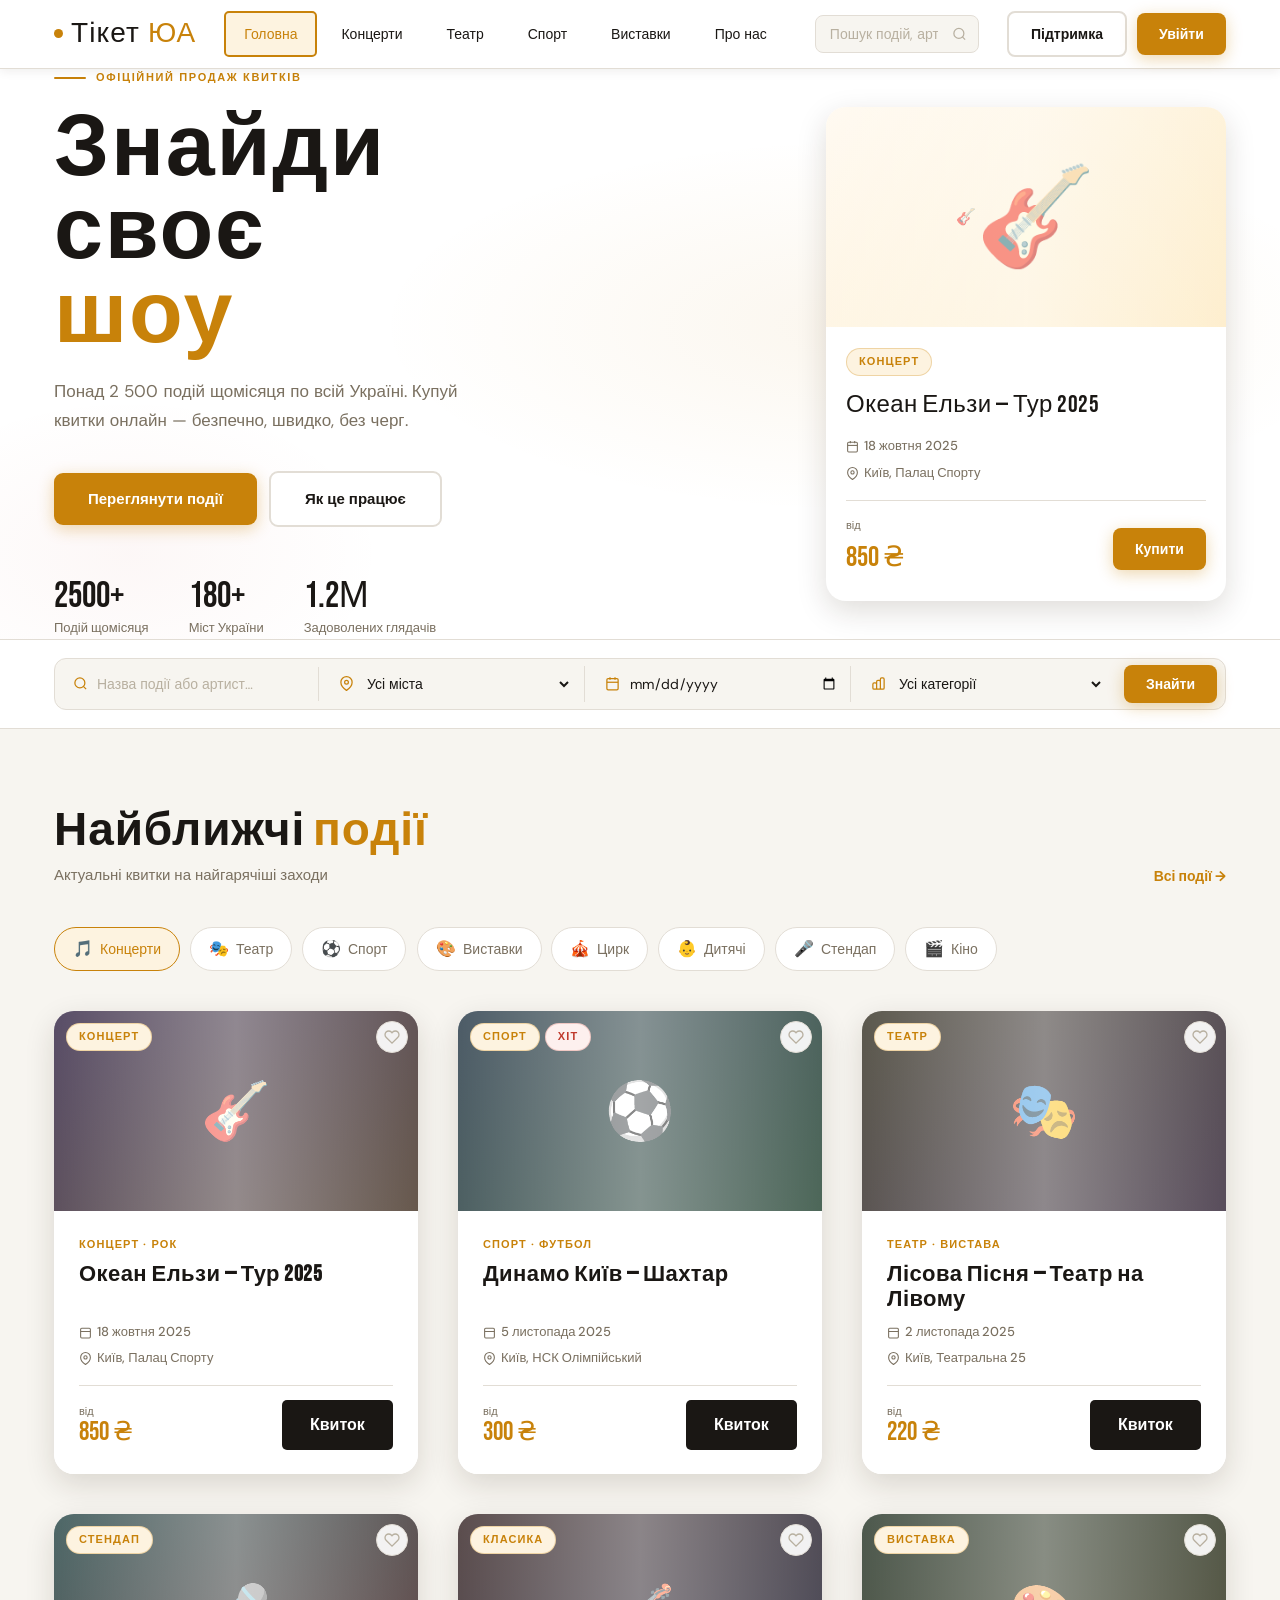
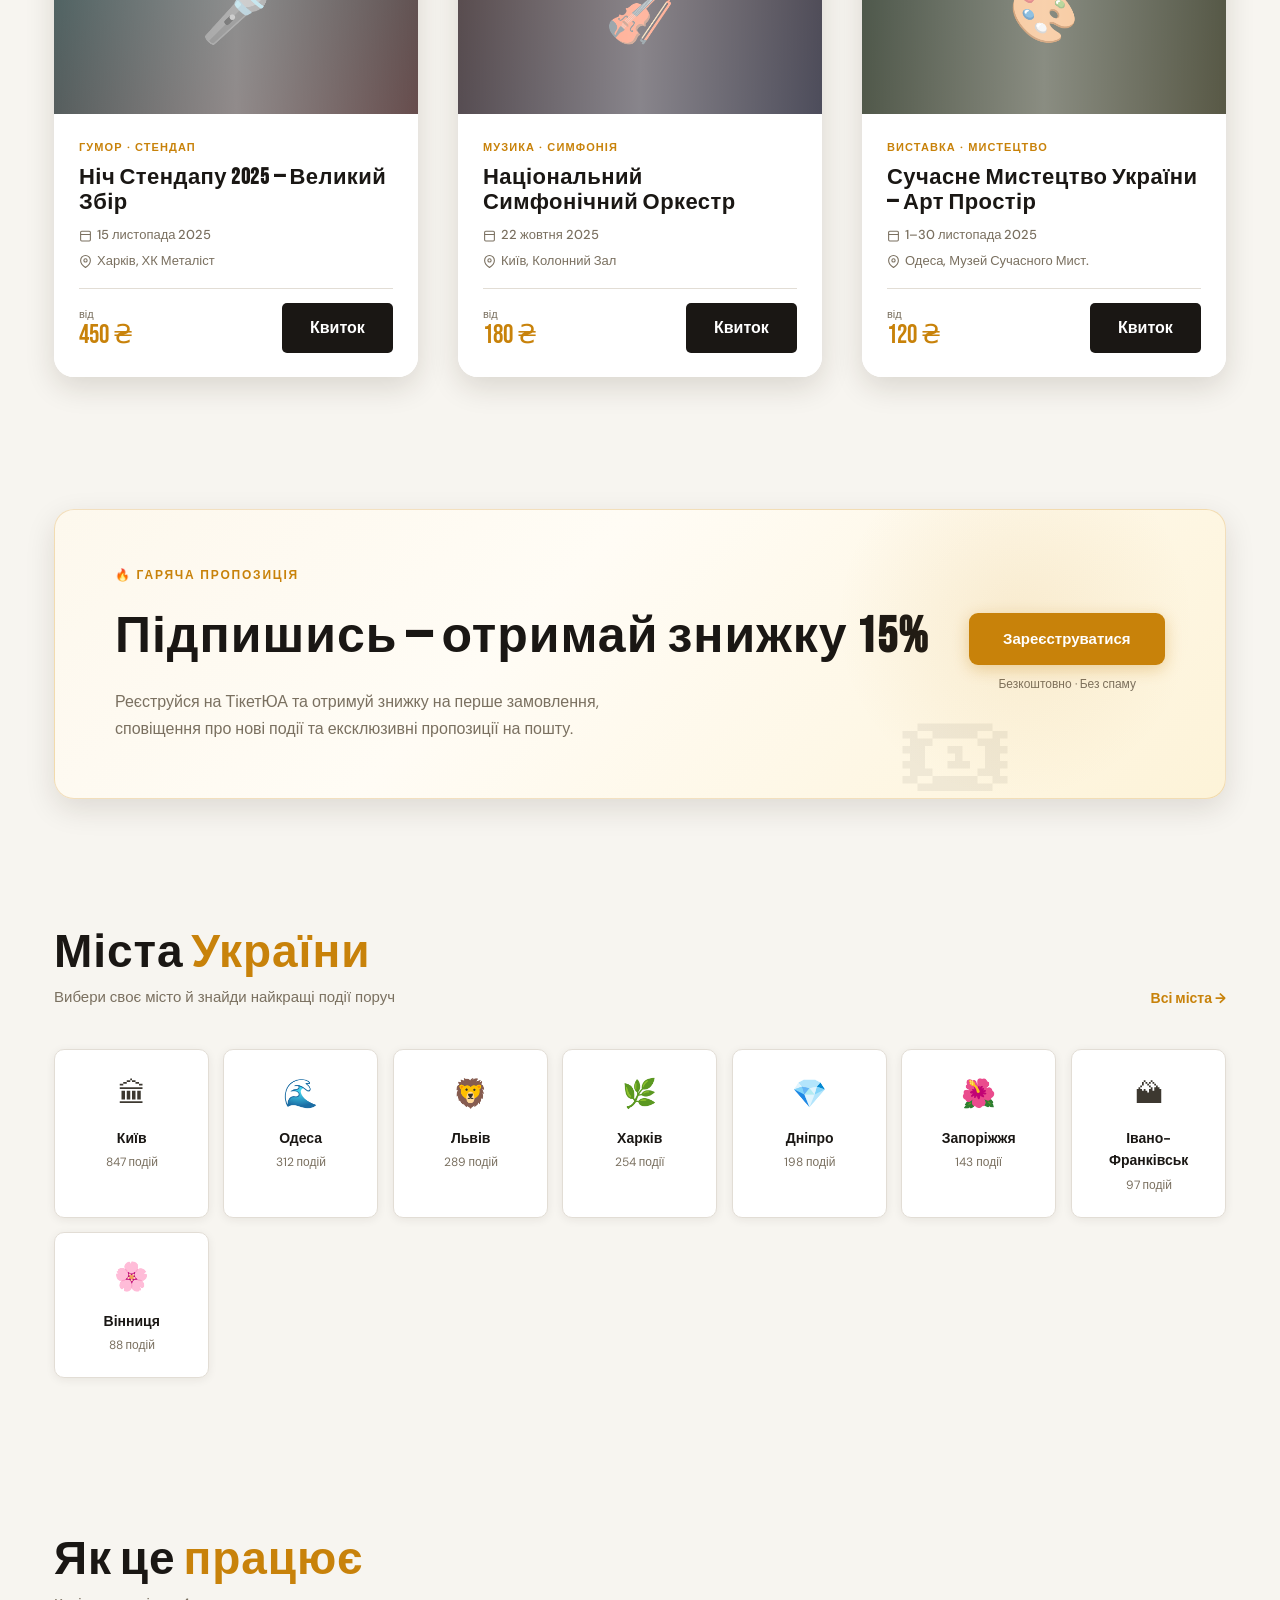
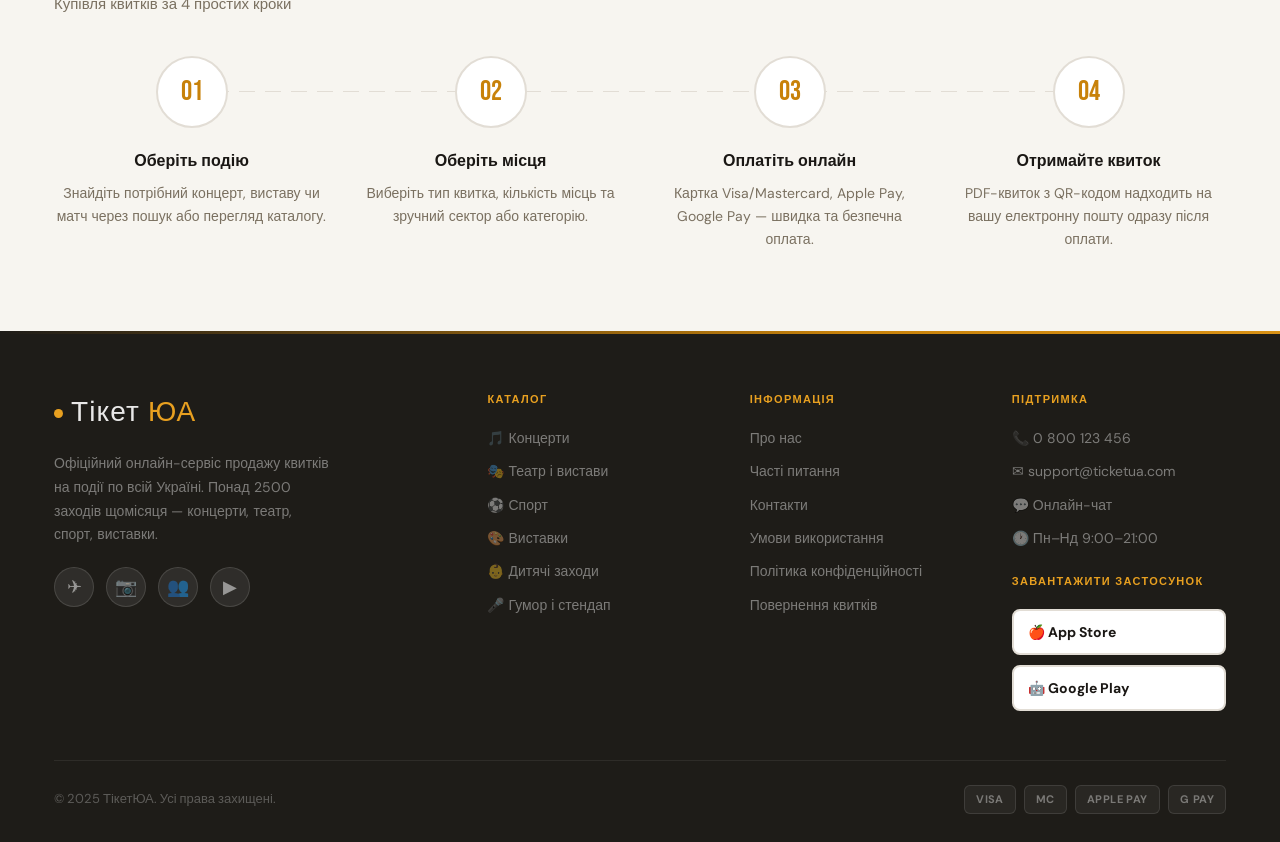
<file: index.html>
<!DOCTYPE html>
<html lang="uk">
<head>
  <meta charset="UTF-8" />
  <meta name="viewport" content="width=device-width, initial-scale=1.0" />
  <title>ТікетЮА — Квитки на концерти, вистави та події</title>
  <meta name="description" content="Купуйте квитки на найкращі події України — концерти, театр, спорт, виставки. Безпечна оплата, електронний квиток на пошту." />
  <link rel="stylesheet" href="style.css" />
</head>
<body>

<!-- ===== HEADER ===== -->
<header class="header">
  <div class="container">
    <div class="header__inner">
      <a href="index.html" class="logo">
        <div class="logo__dot"></div>
        Тікет<span>ЮА</span>
      </a>
      <nav class="nav">
        <a href="index.html" class="nav__link active">Головна</a>
        <a href="#events" class="nav__link">Концерти</a>
        <a href="#events" class="nav__link">Театр</a>
        <a href="#events" class="nav__link">Спорт</a>
        <a href="#events" class="nav__link">Виставки</a>
        <a href="about.html" class="nav__link">Про нас</a>
      </nav>
      <div class="header__search">
        <input type="text" placeholder="Пошук подій, артистів…" />
        <svg viewBox="0 0 24 24" fill="none" stroke="currentColor" stroke-width="2">
          <circle cx="11" cy="11" r="8"/><path d="M21 21l-4.35-4.35"/>
        </svg>
      </div>
      <div class="header__actions">
        <a href="contacts.html" class="btn btn--ghost">Підтримка</a>
        <a href="#order" class="btn btn--gold">Увійти</a>
      </div>
    </div>
  </div>
</header>

<!-- ===== HERO ===== -->
<section class="hero">
  <div class="container">
    <div class="hero__grid">
      <div class="hero__content">
        <div class="hero__eyebrow">
          <div class="hero__eyebrow-line"></div>
          <span>Офіційний продаж квитків</span>
        </div>
        <h1 class="hero__title">
          Знайди<br/>своє<br/><em>шоу</em>
        </h1>
        <p class="hero__sub">
          Понад 2 500 подій щомісяця по всій Україні.
          Купуй квитки онлайн — безпечно, швидко, без черг.
        </p>
        <div class="hero__cta">
          <a href="#events" class="btn btn--gold btn--lg">Переглянути події</a>
          <a href="about.html" class="btn btn--ghost btn--lg">Як це працює</a>
        </div>
        <div class="hero__stats">
          <div>
            <div class="hero__stat-num">2500+</div>
            <div class="hero__stat-label">Подій щомісяця</div>
          </div>
          <div>
            <div class="hero__stat-num">180+</div>
            <div class="hero__stat-label">Міст України</div>
          </div>
          <div>
            <div class="hero__stat-num">1.2М</div>
            <div class="hero__stat-label">Задоволених глядачів</div>
          </div>
        </div>
      </div>

      <!-- Featured card -->
      <div class="hero__card">
        <div class="hero__card-img">🎸</div>
        <div class="hero__card-body">
          <div class="hero__card-tag"><span class="tag">Концерт</span></div>
          <div class="hero__card-title">Океан Ельзи — Тур 2025</div>
          <div class="hero__card-meta">
            <span class="badge">
              <svg viewBox="0 0 24 24" fill="none" stroke="currentColor" stroke-width="2"><rect x="3" y="4" width="18" height="18" rx="2"/><line x1="16" y1="2" x2="16" y2="6"/><line x1="8" y1="2" x2="8" y2="6"/><line x1="3" y1="10" x2="21" y2="10"/></svg>
              18 жовтня 2025
            </span>
            <span class="badge">
              <svg viewBox="0 0 24 24" fill="none" stroke="currentColor" stroke-width="2"><path d="M21 10c0 7-9 13-9 13s-9-6-9-13a9 9 0 0118 0z"/><circle cx="12" cy="10" r="3"/></svg>
              Київ, Палац Спорту
            </span>
          </div>
          <div class="hero__card-price">
            <div>
              <div class="price-from">від</div>
              <div class="price-val">850 ₴</div>
            </div>
            <a href="event.html" class="btn btn--gold">Купити</a>
          </div>
        </div>
      </div>

    </div>
  </div>
</section>

<!-- ===== SEARCH BAR ===== -->
<div class="search-bar">
  <div class="container">
    <div class="search-bar__inner">
      <div class="search-bar__field">
        <svg viewBox="0 0 24 24" fill="none" stroke="currentColor" stroke-width="2">
          <circle cx="11" cy="11" r="8"/><path d="M21 21l-4.35-4.35"/>
        </svg>
        <input type="text" placeholder="Назва події або артист…" />
      </div>
      <div class="search-bar__field">
        <svg viewBox="0 0 24 24" fill="none" stroke="currentColor" stroke-width="2">
          <path d="M21 10c0 7-9 13-9 13s-9-6-9-13a9 9 0 0118 0z"/><circle cx="12" cy="10" r="3"/>
        </svg>
        <select>
          <option value="">Усі міста</option>
          <option>Київ</option>
          <option>Харків</option>
          <option>Одеса</option>
          <option>Дніпро</option>
          <option>Львів</option>
        </select>
      </div>
      <div class="search-bar__field">
        <svg viewBox="0 0 24 24" fill="none" stroke="currentColor" stroke-width="2">
          <rect x="3" y="4" width="18" height="18" rx="2"/><line x1="16" y1="2" x2="16" y2="6"/><line x1="8" y1="2" x2="8" y2="6"/><line x1="3" y1="10" x2="21" y2="10"/>
        </svg>
        <input type="date" />
      </div>
      <div class="search-bar__field">
        <svg viewBox="0 0 24 24" fill="none" stroke="currentColor" stroke-width="2">
          <path d="M9 19v-6a2 2 0 00-2-2H5a2 2 0 00-2 2v6a2 2 0 002 2h2a2 2 0 002-2zm0 0V9a2 2 0 012-2h2a2 2 0 012 2v10m-6 0a2 2 0 002 2h2a2 2 0 002-2m0 0V5a2 2 0 012-2h2a2 2 0 012 2v14a2 2 0 01-2 2h-2a2 2 0 01-2-2z"/>
        </svg>
        <select>
          <option value="">Усі категорії</option>
          <option>Концерти</option>
          <option>Театр</option>
          <option>Спорт</option>
          <option>Виставки</option>
          <option>Дитячі</option>
        </select>
      </div>
      <button class="btn btn--gold">Знайти</button>
    </div>
  </div>
</div>

<!-- ===== EVENTS SECTION ===== -->
<section class="section" id="events">
  <div class="container">
    <div class="section-header">
      <div>
        <h2 class="section-title">Найближчі <span>події</span></h2>
        <p class="section-sub">Актуальні квитки на найгарячіші заходи</p>
      </div>
      <a href="#" class="link-all">Всі події →</a>
    </div>

    <!-- category pills -->
    <div class="categories">
      <div class="cat-pill active"><span>🎵</span> Концерти</div>
      <div class="cat-pill"><span>🎭</span> Театр</div>
      <div class="cat-pill"><span>⚽</span> Спорт</div>
      <div class="cat-pill"><span>🎨</span> Виставки</div>
      <div class="cat-pill"><span>🎪</span> Цирк</div>
      <div class="cat-pill"><span>👶</span> Дитячі</div>
      <div class="cat-pill"><span>🎤</span> Стендап</div>
      <div class="cat-pill"><span>🎬</span> Кіно</div>
    </div>

    <!-- events grid -->
    <div class="events-grid">

      <!-- card 1 -->
      <article class="event-card">
        <div class="event-card__poster">
          <div class="poster-placeholder" style="background:linear-gradient(135deg,#1a0a2e,#2e1a0a);">🎸</div>
          <div class="event-card__badges">
            <span class="tag">Концерт</span>
          </div>
          <button class="event-card__wishlist" title="До улюблених">
            <svg width="16" height="16" viewBox="0 0 24 24" fill="none" stroke="currentColor" stroke-width="2">
              <path d="M20.84 4.61a5.5 5.5 0 00-7.78 0L12 5.67l-1.06-1.06a5.5 5.5 0 00-7.78 7.78l1.06 1.06L12 21.23l7.78-7.78 1.06-1.06a5.5 5.5 0 000-7.78z"/>
            </svg>
          </button>
        </div>
        <div class="event-card__body">
          <div class="event-card__cat">Концерт · Рок</div>
          <h3 class="event-card__title">Океан Ельзи — Тур 2025</h3>
          <div class="event-card__meta">
            <span class="badge">
              <svg viewBox="0 0 24 24" fill="none" stroke="currentColor" stroke-width="2"><rect x="3" y="4" width="18" height="18" rx="2"/><line x1="3" y1="10" x2="21" y2="10"/></svg>
              18 жовтня 2025
            </span>
            <span class="badge">
              <svg viewBox="0 0 24 24" fill="none" stroke="currentColor" stroke-width="2"><path d="M21 10c0 7-9 13-9 13s-9-6-9-13a9 9 0 0118 0z"/><circle cx="12" cy="10" r="3"/></svg>
              Київ, Палац Спорту
            </span>
          </div>
          <div class="event-card__footer">
            <div>
              <div class="event-card__price-label">від</div>
              <div class="event-card__price-val">850 ₴</div>
            </div>
            <a href="event.html" class="event-card__btn">Квиток</a>
          </div>
        </div>
      </article>

      <!-- card 2 -->
      <article class="event-card">
        <div class="event-card__poster">
          <div class="poster-placeholder" style="background:linear-gradient(135deg,#0a1e2e,#0a2e1a);">⚽</div>
          <div class="event-card__badges">
            <span class="tag">Спорт</span>
            <span class="tag tag--red">Хіт</span>
          </div>
          <button class="event-card__wishlist" title="До улюблених">
            <svg width="16" height="16" viewBox="0 0 24 24" fill="none" stroke="currentColor" stroke-width="2">
              <path d="M20.84 4.61a5.5 5.5 0 00-7.78 0L12 5.67l-1.06-1.06a5.5 5.5 0 00-7.78 7.78l1.06 1.06L12 21.23l7.78-7.78 1.06-1.06a5.5 5.5 0 000-7.78z"/>
            </svg>
          </button>
        </div>
        <div class="event-card__body">
          <div class="event-card__cat">Спорт · Футбол</div>
          <h3 class="event-card__title">Динамо Київ — Шахтар</h3>
          <div class="event-card__meta">
            <span class="badge">
              <svg viewBox="0 0 24 24" fill="none" stroke="currentColor" stroke-width="2"><rect x="3" y="4" width="18" height="18" rx="2"/><line x1="3" y1="10" x2="21" y2="10"/></svg>
              5 листопада 2025
            </span>
            <span class="badge">
              <svg viewBox="0 0 24 24" fill="none" stroke="currentColor" stroke-width="2"><path d="M21 10c0 7-9 13-9 13s-9-6-9-13a9 9 0 0118 0z"/><circle cx="12" cy="10" r="3"/></svg>
              Київ, НСК Олімпійський
            </span>
          </div>
          <div class="event-card__footer">
            <div>
              <div class="event-card__price-label">від</div>
              <div class="event-card__price-val">300 ₴</div>
            </div>
            <a href="event.html" class="event-card__btn">Квиток</a>
          </div>
        </div>
      </article>

      <!-- card 3 -->
      <article class="event-card">
        <div class="event-card__poster">
          <div class="poster-placeholder" style="background:linear-gradient(135deg,#1e1a0a,#1a0a1e);">🎭</div>
          <div class="event-card__badges">
            <span class="tag">Театр</span>
          </div>
          <button class="event-card__wishlist" title="До улюблених">
            <svg width="16" height="16" viewBox="0 0 24 24" fill="none" stroke="currentColor" stroke-width="2">
              <path d="M20.84 4.61a5.5 5.5 0 00-7.78 0L12 5.67l-1.06-1.06a5.5 5.5 0 00-7.78 7.78l1.06 1.06L12 21.23l7.78-7.78 1.06-1.06a5.5 5.5 0 000-7.78z"/>
            </svg>
          </button>
        </div>
        <div class="event-card__body">
          <div class="event-card__cat">Театр · Вистава</div>
          <h3 class="event-card__title">Лісова Пісня — Театр на Лівому</h3>
          <div class="event-card__meta">
            <span class="badge">
              <svg viewBox="0 0 24 24" fill="none" stroke="currentColor" stroke-width="2"><rect x="3" y="4" width="18" height="18" rx="2"/><line x1="3" y1="10" x2="21" y2="10"/></svg>
              2 листопада 2025
            </span>
            <span class="badge">
              <svg viewBox="0 0 24 24" fill="none" stroke="currentColor" stroke-width="2"><path d="M21 10c0 7-9 13-9 13s-9-6-9-13a9 9 0 0118 0z"/><circle cx="12" cy="10" r="3"/></svg>
              Київ, Театральна 25
            </span>
          </div>
          <div class="event-card__footer">
            <div>
              <div class="event-card__price-label">від</div>
              <div class="event-card__price-val">220 ₴</div>
            </div>
            <a href="event.html" class="event-card__btn">Квиток</a>
          </div>
        </div>
      </article>

      <!-- card 4 -->
      <article class="event-card">
        <div class="event-card__poster">
          <div class="poster-placeholder" style="background:linear-gradient(135deg,#0a2e2e,#2e0a0a);">🎤</div>
          <div class="event-card__badges">
            <span class="tag">Стендап</span>
          </div>
          <button class="event-card__wishlist" title="До улюблених">
            <svg width="16" height="16" viewBox="0 0 24 24" fill="none" stroke="currentColor" stroke-width="2">
              <path d="M20.84 4.61a5.5 5.5 0 00-7.78 0L12 5.67l-1.06-1.06a5.5 5.5 0 00-7.78 7.78l1.06 1.06L12 21.23l7.78-7.78 1.06-1.06a5.5 5.5 0 000-7.78z"/>
            </svg>
          </button>
        </div>
        <div class="event-card__body">
          <div class="event-card__cat">Гумор · Стендап</div>
          <h3 class="event-card__title">Ніч Стендапу 2025 — Великий Збір</h3>
          <div class="event-card__meta">
            <span class="badge">
              <svg viewBox="0 0 24 24" fill="none" stroke="currentColor" stroke-width="2"><rect x="3" y="4" width="18" height="18" rx="2"/><line x1="3" y1="10" x2="21" y2="10"/></svg>
              15 листопада 2025
            </span>
            <span class="badge">
              <svg viewBox="0 0 24 24" fill="none" stroke="currentColor" stroke-width="2"><path d="M21 10c0 7-9 13-9 13s-9-6-9-13a9 9 0 0118 0z"/><circle cx="12" cy="10" r="3"/></svg>
              Харків, ХК Металіст
            </span>
          </div>
          <div class="event-card__footer">
            <div>
              <div class="event-card__price-label">від</div>
              <div class="event-card__price-val">450 ₴</div>
            </div>
            <a href="event.html" class="event-card__btn">Квиток</a>
          </div>
        </div>
      </article>

      <!-- card 5 -->
      <article class="event-card">
        <div class="event-card__poster">
          <div class="poster-placeholder" style="background:linear-gradient(135deg,#1e0a0a,#0a0a1e);">🎻</div>
          <div class="event-card__badges">
            <span class="tag">Класика</span>
          </div>
          <button class="event-card__wishlist" title="До улюблених">
            <svg width="16" height="16" viewBox="0 0 24 24" fill="none" stroke="currentColor" stroke-width="2">
              <path d="M20.84 4.61a5.5 5.5 0 00-7.78 0L12 5.67l-1.06-1.06a5.5 5.5 0 00-7.78 7.78l1.06 1.06L12 21.23l7.78-7.78 1.06-1.06a5.5 5.5 0 000-7.78z"/>
            </svg>
          </button>
        </div>
        <div class="event-card__body">
          <div class="event-card__cat">Музика · Симфонія</div>
          <h3 class="event-card__title">Національний Симфонічний Оркестр</h3>
          <div class="event-card__meta">
            <span class="badge">
              <svg viewBox="0 0 24 24" fill="none" stroke="currentColor" stroke-width="2"><rect x="3" y="4" width="18" height="18" rx="2"/><line x1="3" y1="10" x2="21" y2="10"/></svg>
              22 жовтня 2025
            </span>
            <span class="badge">
              <svg viewBox="0 0 24 24" fill="none" stroke="currentColor" stroke-width="2"><path d="M21 10c0 7-9 13-9 13s-9-6-9-13a9 9 0 0118 0z"/><circle cx="12" cy="10" r="3"/></svg>
              Київ, Колонний Зал
            </span>
          </div>
          <div class="event-card__footer">
            <div>
              <div class="event-card__price-label">від</div>
              <div class="event-card__price-val">180 ₴</div>
            </div>
            <a href="event.html" class="event-card__btn">Квиток</a>
          </div>
        </div>
      </article>

      <!-- card 6 -->
      <article class="event-card">
        <div class="event-card__poster">
          <div class="poster-placeholder" style="background:linear-gradient(135deg,#0a1a0a,#1a1a00);">🎨</div>
          <div class="event-card__badges">
            <span class="tag">Виставка</span>
          </div>
          <button class="event-card__wishlist" title="До улюблених">
            <svg width="16" height="16" viewBox="0 0 24 24" fill="none" stroke="currentColor" stroke-width="2">
              <path d="M20.84 4.61a5.5 5.5 0 00-7.78 0L12 5.67l-1.06-1.06a5.5 5.5 0 00-7.78 7.78l1.06 1.06L12 21.23l7.78-7.78 1.06-1.06a5.5 5.5 0 000-7.78z"/>
            </svg>
          </button>
        </div>
        <div class="event-card__body">
          <div class="event-card__cat">Виставка · Мистецтво</div>
          <h3 class="event-card__title">Сучасне Мистецтво України — Арт Простір</h3>
          <div class="event-card__meta">
            <span class="badge">
              <svg viewBox="0 0 24 24" fill="none" stroke="currentColor" stroke-width="2"><rect x="3" y="4" width="18" height="18" rx="2"/><line x1="3" y1="10" x2="21" y2="10"/></svg>
              1–30 листопада 2025
            </span>
            <span class="badge">
              <svg viewBox="0 0 24 24" fill="none" stroke="currentColor" stroke-width="2"><path d="M21 10c0 7-9 13-9 13s-9-6-9-13a9 9 0 0118 0z"/><circle cx="12" cy="10" r="3"/></svg>
              Одеса, Музей Сучасного Мист.
            </span>
          </div>
          <div class="event-card__footer">
            <div>
              <div class="event-card__price-label">від</div>
              <div class="event-card__price-val">120 ₴</div>
            </div>
            <a href="event.html" class="event-card__btn">Квиток</a>
          </div>
        </div>
      </article>

    </div>
  </div>
</section>

<!-- ===== PROMO BANNER ===== -->
<section class="section--sm">
  <div class="container">
    <div class="promo-banner">
      <div>
        <div class="promo-banner__eyebrow">🔥 Гаряча пропозиція</div>
        <h2 class="promo-banner__title">Підпишись — отримай знижку 15%</h2>
        <p class="promo-banner__sub">
          Реєструйся на ТікетЮА та отримуй знижку на перше замовлення,
          сповіщення про нові події та ексклюзивні пропозиції на пошту.
        </p>
      </div>
      <div class="promo-banner__cta">
        <a href="#" class="btn btn--gold btn--lg">Зареєструватися</a>
        <span class="promo-banner__note">Безкоштовно · Без спаму</span>
      </div>
    </div>
  </div>
</section>

<!-- ===== CITIES ===== -->
<section class="section">
  <div class="container">
    <div class="section-header">
      <div>
        <h2 class="section-title">Міста <span>України</span></h2>
        <p class="section-sub">Вибери своє місто й знайди найкращі події поруч</p>
      </div>
      <a href="#" class="link-all">Всі міста →</a>
    </div>
    <div class="cities-grid">
      <a href="#events" class="city-card">
        <div class="city-card__icon">🏛</div>
        <div class="city-card__name">Київ</div>
        <div class="city-card__count">847 подій</div>
      </a>
      <a href="#events" class="city-card">
        <div class="city-card__icon">🌊</div>
        <div class="city-card__name">Одеса</div>
        <div class="city-card__count">312 подій</div>
      </a>
      <a href="#events" class="city-card">
        <div class="city-card__icon">🦁</div>
        <div class="city-card__name">Львів</div>
        <div class="city-card__count">289 подій</div>
      </a>
      <a href="#events" class="city-card">
        <div class="city-card__icon">🌿</div>
        <div class="city-card__name">Харків</div>
        <div class="city-card__count">254 події</div>
      </a>
      <a href="#events" class="city-card">
        <div class="city-card__icon">💎</div>
        <div class="city-card__name">Дніпро</div>
        <div class="city-card__count">198 подій</div>
      </a>
      <a href="#events" class="city-card">
        <div class="city-card__icon">🌺</div>
        <div class="city-card__name">Запоріжжя</div>
        <div class="city-card__count">143 події</div>
      </a>
      <a href="#events" class="city-card">
        <div class="city-card__icon">🏔</div>
        <div class="city-card__name">Івано-Франківськ</div>
        <div class="city-card__count">97 подій</div>
      </a>
      <a href="#events" class="city-card">
        <div class="city-card__icon">🌸</div>
        <div class="city-card__name">Вінниця</div>
        <div class="city-card__count">88 подій</div>
      </a>
    </div>
  </div>
</section>

<!-- ===== HOW IT WORKS ===== -->
<section class="section" style="background:var(--bg2);">
  <div class="container">
    <div class="section-header">
      <div>
        <h2 class="section-title">Як це <span>працює</span></h2>
        <p class="section-sub">Купівля квитків за 4 простих кроки</p>
      </div>
    </div>
    <div class="steps-grid">
      <div class="step-card">
        <div class="step-num">01</div>
        <div class="step-title">Оберіть подію</div>
        <p class="step-desc">Знайдіть потрібний концерт, виставу чи матч через пошук або перегляд каталогу.</p>
      </div>
      <div class="step-card">
        <div class="step-num">02</div>
        <div class="step-title">Оберіть місця</div>
        <p class="step-desc">Виберіть тип квитка, кількість місць та зручний сектор або категорію.</p>
      </div>
      <div class="step-card">
        <div class="step-num">03</div>
        <div class="step-title">Оплатіть онлайн</div>
        <p class="step-desc">Картка Visa/Mastercard, Apple Pay, Google Pay — швидка та безпечна оплата.</p>
      </div>
      <div class="step-card">
        <div class="step-num">04</div>
        <div class="step-title">Отримайте квиток</div>
        <p class="step-desc">PDF-квиток з QR-кодом надходить на вашу електронну пошту одразу після оплати.</p>
      </div>
    </div>
  </div>
</section>

<!-- ===== FOOTER ===== -->
<footer class="footer">
  <div class="container">
    <div class="footer__grid">
      <div class="footer__brand">
        <div class="footer__logo-wrap">
          <a href="index.html" class="logo">
            <div class="logo__dot"></div>
            Тікет<span>ЮА</span>
          </a>
        </div>
        <p class="footer__desc">
          Офіційний онлайн-сервіс продажу квитків на події по всій Україні.
          Понад 2500 заходів щомісяця — концерти, театр, спорт, виставки.
        </p>
        <div class="footer__socials">
          <a href="#" class="footer__social" title="Telegram">✈</a>
          <a href="#" class="footer__social" title="Instagram">📷</a>
          <a href="#" class="footer__social" title="Facebook">👥</a>
          <a href="#" class="footer__social" title="YouTube">▶</a>
        </div>
      </div>
      <div>
        <div class="footer__col-title">Каталог</div>
        <ul class="footer__links">
          <li><a href="#" class="footer__link">🎵 Концерти</a></li>
          <li><a href="#" class="footer__link">🎭 Театр і вистави</a></li>
          <li><a href="#" class="footer__link">⚽ Спорт</a></li>
          <li><a href="#" class="footer__link">🎨 Виставки</a></li>
          <li><a href="#" class="footer__link">👶 Дитячі заходи</a></li>
          <li><a href="#" class="footer__link">🎤 Гумор і стендап</a></li>
        </ul>
      </div>
      <div>
        <div class="footer__col-title">Інформація</div>
        <ul class="footer__links">
          <li><a href="about.html" class="footer__link">Про нас</a></li>
          <li><a href="faq.html" class="footer__link">Часті питання</a></li>
          <li><a href="contacts.html" class="footer__link">Контакти</a></li>
          <li><a href="#" class="footer__link">Умови використання</a></li>
          <li><a href="#" class="footer__link">Політика конфіденційності</a></li>
          <li><a href="#" class="footer__link">Повернення квитків</a></li>
        </ul>
      </div>
      <div>
        <div class="footer__col-title">Підтримка</div>
        <ul class="footer__links">
          <li><a href="tel:+380800123456" class="footer__link">📞 0 800 123 456</a></li>
          <li><a href="mailto:support@ticketua.com" class="footer__link">✉ support@ticketua.com</a></li>
          <li><a href="#" class="footer__link">💬 Онлайн-чат</a></li>
          <li><a href="#" class="footer__link">🕐 Пн–Нд 9:00–21:00</a></li>
        </ul>
        <div style="margin-top:24px;">
          <div class="footer__col-title">Завантажити застосунок</div>
          <div style="display:flex; flex-direction:column; gap:10px; margin-top:12px;">
            <a href="#" class="btn btn--ghost" style="justify-content:flex-start; gap:10px; padding:10px 14px;">
              🍎 App Store
            </a>
            <a href="#" class="btn btn--ghost" style="justify-content:flex-start; gap:10px; padding:10px 14px;">
              🤖 Google Play
            </a>
          </div>
        </div>
      </div>
    </div>
    <div class="footer__bottom">
      <span class="footer__copy">© 2025 ТікетЮА. Усі права захищені.</span>
      <div class="footer__payments">
        <span class="pay-badge">VISA</span>
        <span class="pay-badge">MC</span>
        <span class="pay-badge">APPLE PAY</span>
        <span class="pay-badge">G PAY</span>
      </div>
    </div>
  </div>
</footer>

</body>
</html>
</file>
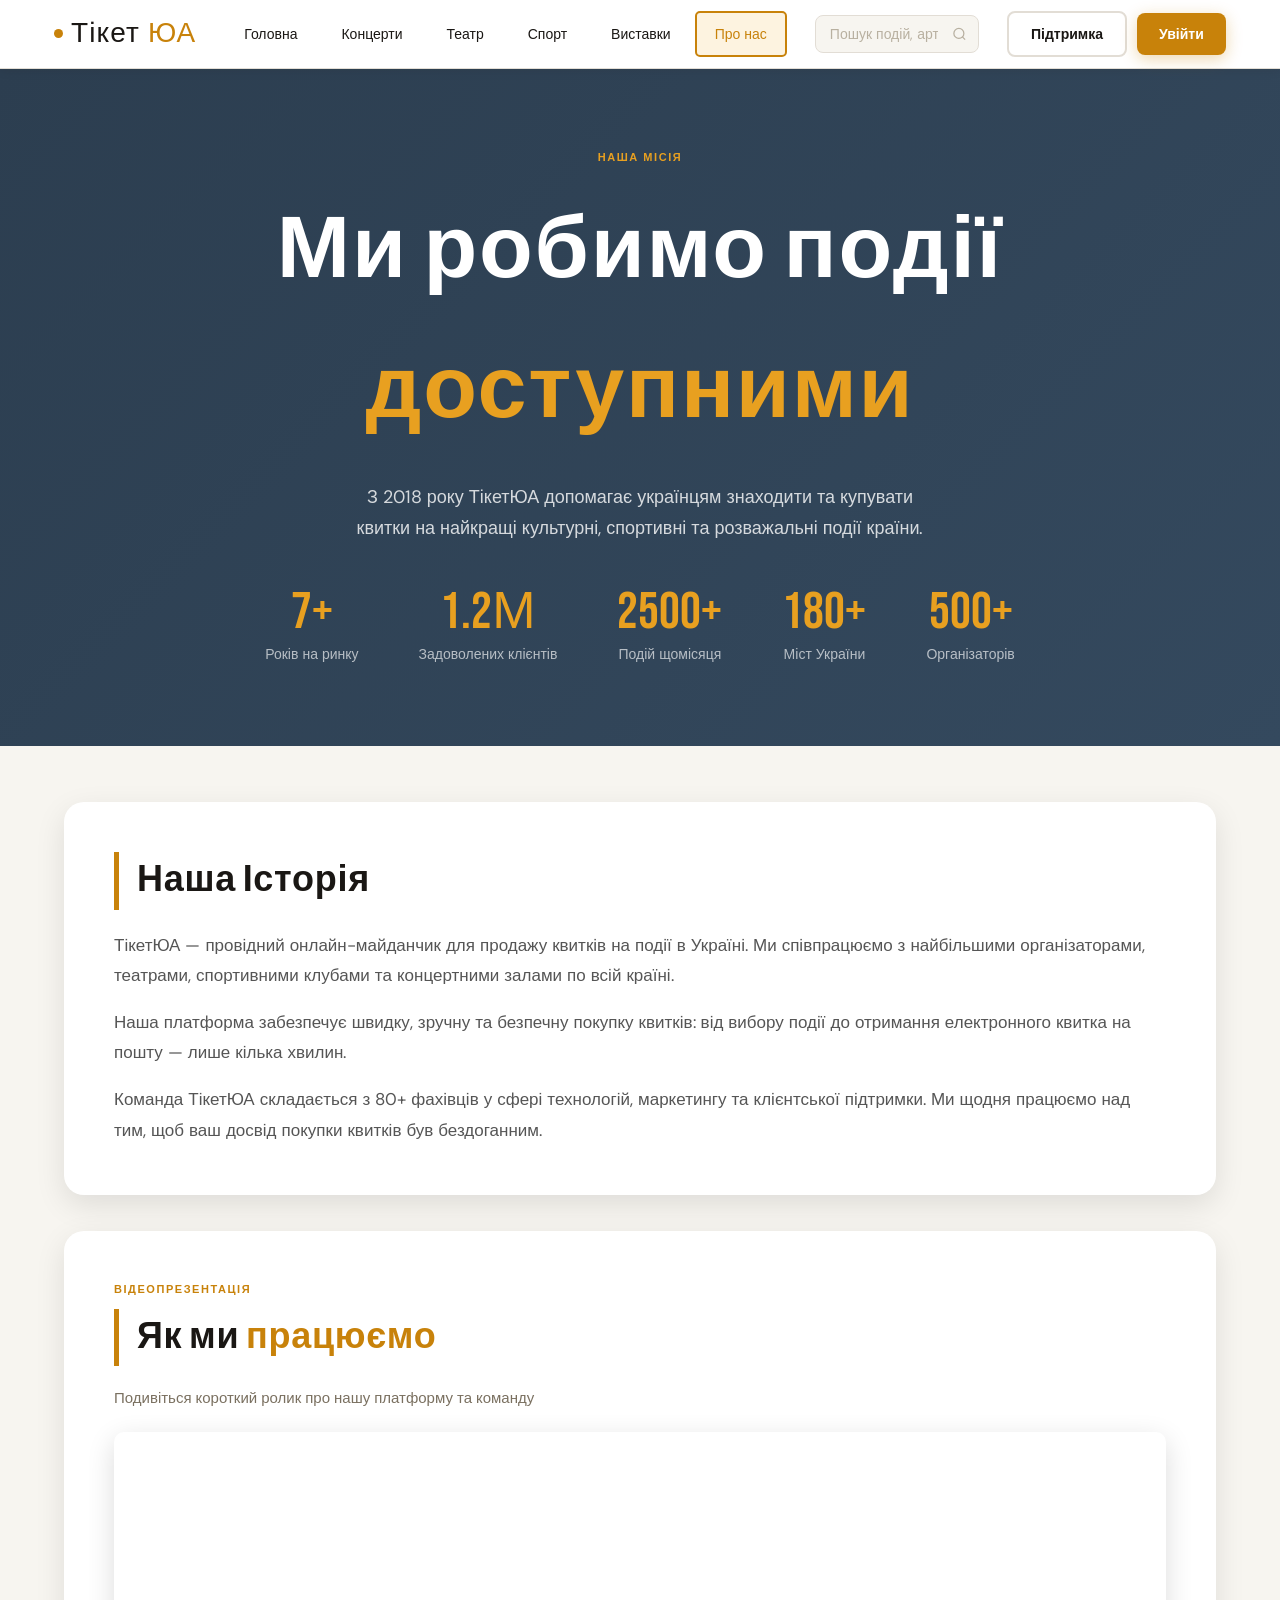
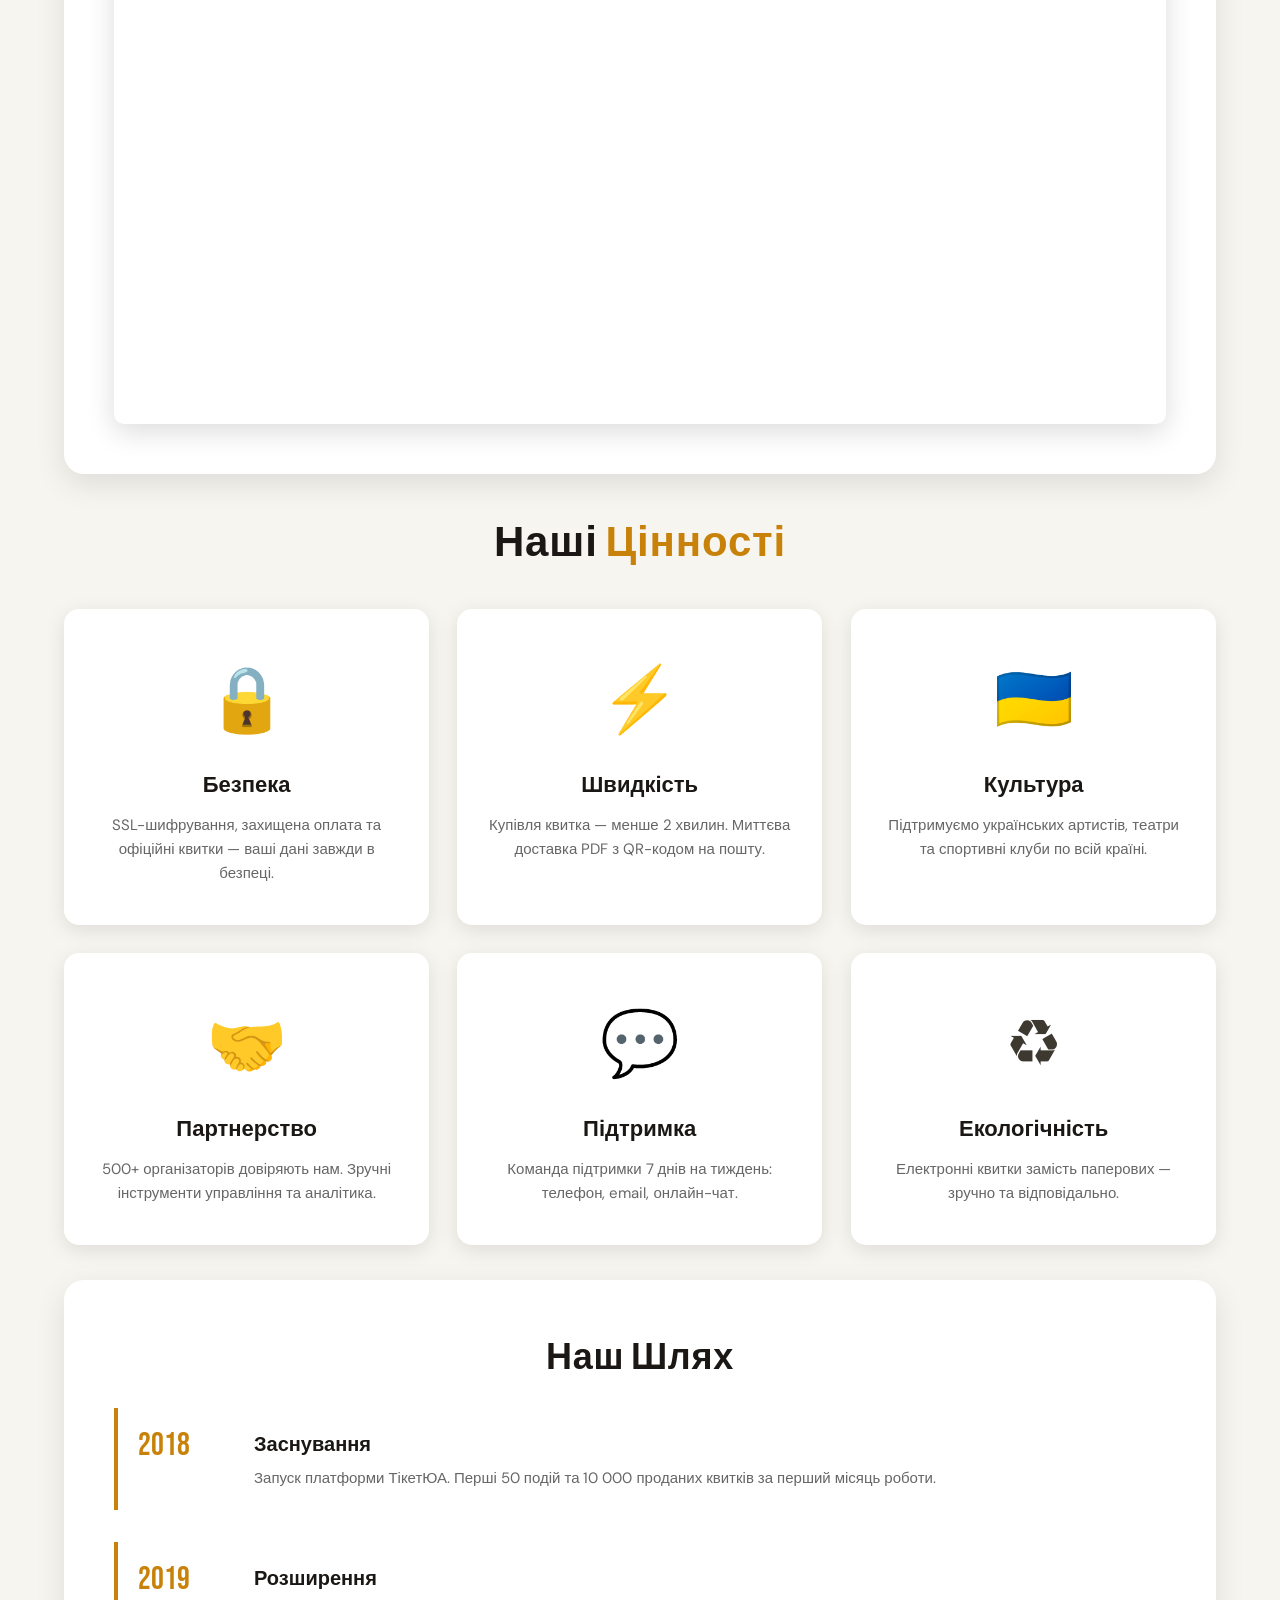
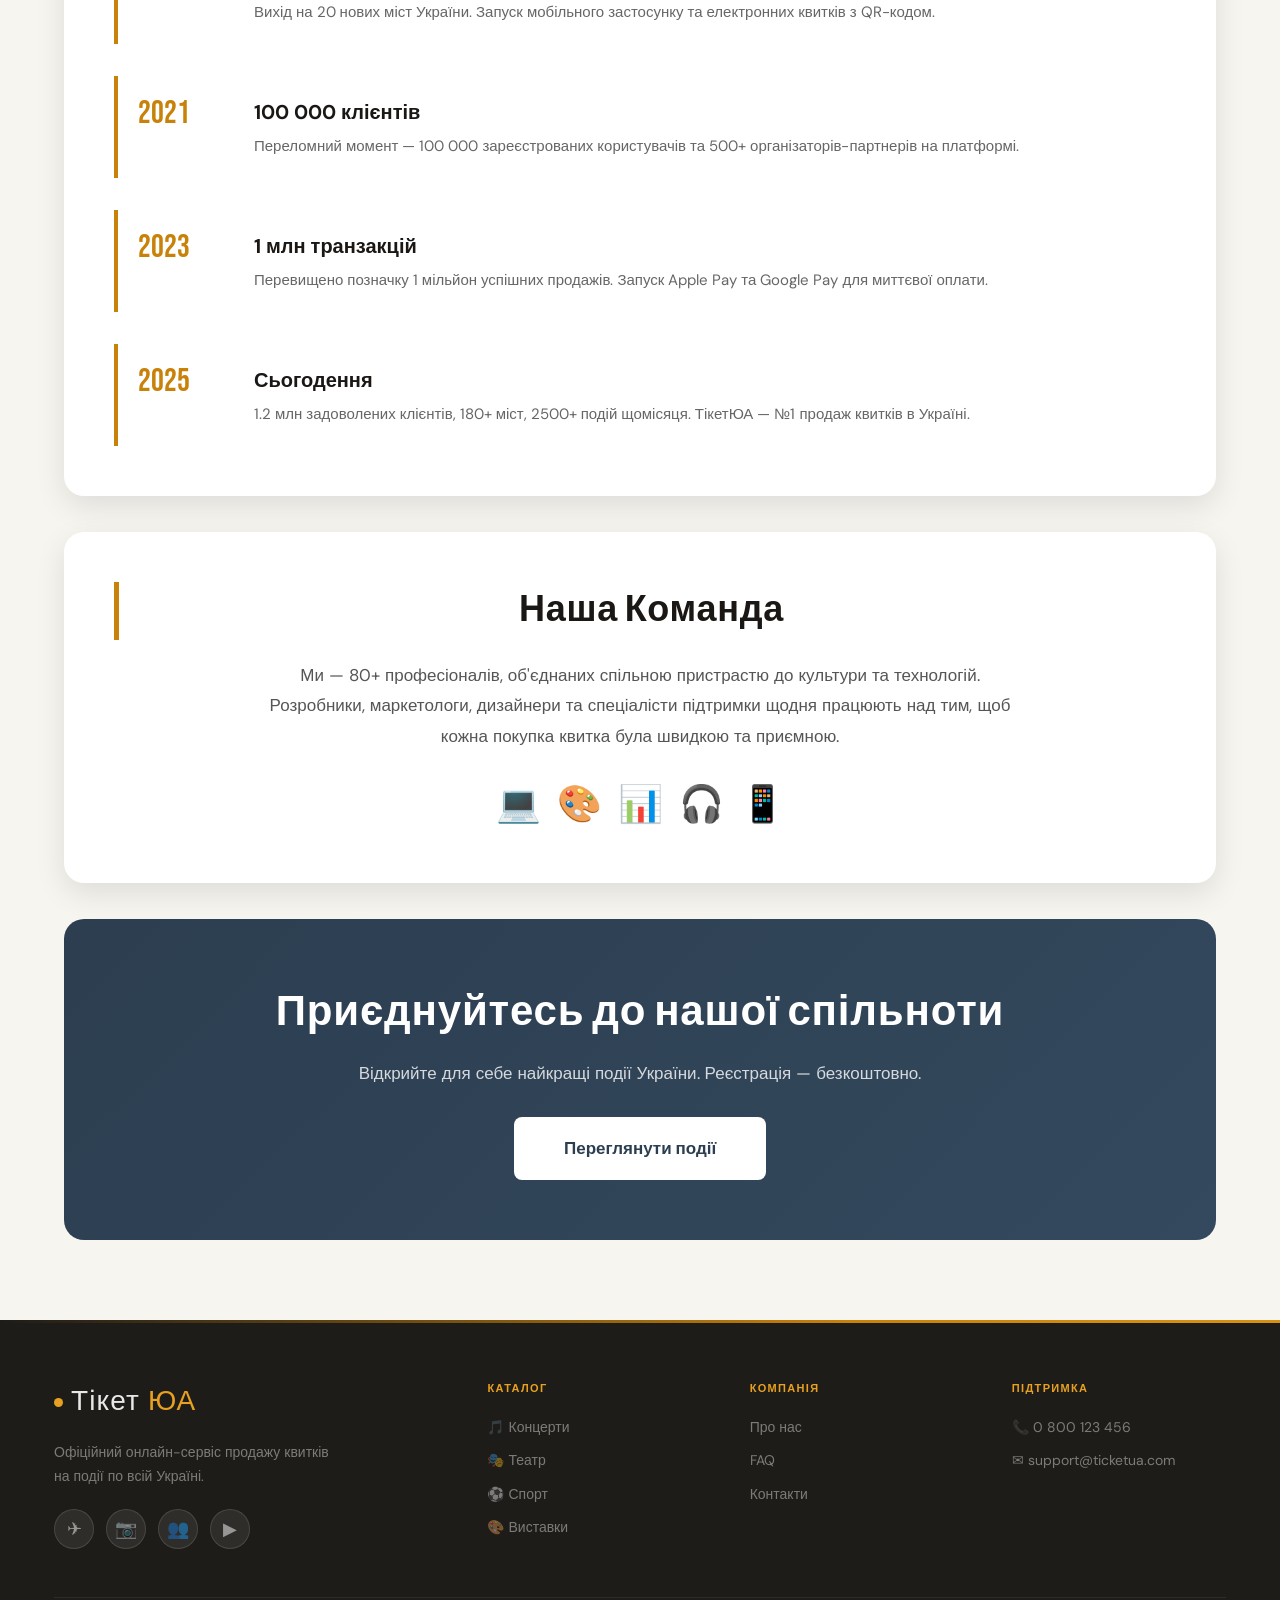
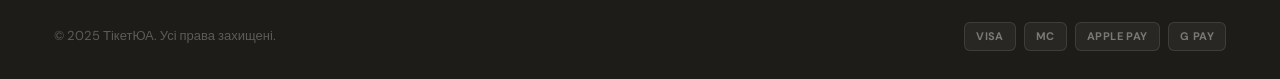
<file: about.html>
<!DOCTYPE html>
<html lang="uk">
<head>
  <meta charset="UTF-8" />
  <meta name="viewport" content="width=device-width, initial-scale=1.0" />
  <title>Про нас · ТікетЮА</title>
  <link rel="stylesheet" href="style.css" />
</head>
<body>

<!-- HEADER -->
<header class="header">
  <div class="container">
    <div class="header__inner">
      <a href="index.html" class="logo">
        <div class="logo__dot"></div>
        Тікет<span>ЮА</span>
      </a>
      <nav class="nav">
        <a href="index.html"        class="nav__link">Головна</a>
        <a href="index.html#events" class="nav__link">Концерти</a>
        <a href="index.html#events" class="nav__link">Театр</a>
        <a href="index.html#events" class="nav__link">Спорт</a>
        <a href="index.html#events" class="nav__link">Виставки</a>
        <a href="about.html"        class="nav__link active">Про нас</a>
      </nav>
      <div class="header__search">
        <input type="text" placeholder="Пошук подій, артистів…" />
        <svg viewBox="0 0 24 24" fill="none" stroke="currentColor" stroke-width="2">
          <circle cx="11" cy="11" r="8"/><path d="M21 21l-4.35-4.35"/>
        </svg>
      </div>
      <div class="header__actions">
        <a href="contacts.html" class="btn btn--ghost">Підтримка</a>
        <a href="#"             class="btn btn--gold">Увійти</a>
      </div>
    </div>
  </div>
</header>

<!-- HERO -->
<section class="about-hero">
  <div class="container">
    <p class="about-hero__eyebrow">Наша місія</p>
    <h1 class="about-hero__title">Ми робимо події <span>доступними</span></h1>
    <p class="about-hero__sub">
      З 2018 року ТікетЮА допомагає українцям знаходити та купувати квитки на
      найкращі культурні, спортивні та розважальні події країни.
    </p>
    <div class="stats-row">
      <div class="stat-item"><div class="stat-num">7+</div><div class="stat-label">Років на ринку</div></div>
      <div class="stat-item"><div class="stat-num">1.2М</div><div class="stat-label">Задоволених клієнтів</div></div>
      <div class="stat-item"><div class="stat-num">2500+</div><div class="stat-label">Подій щомісяця</div></div>
      <div class="stat-item"><div class="stat-num">180+</div><div class="stat-label">Міст України</div></div>
      <div class="stat-item"><div class="stat-num">500+</div><div class="stat-label">Організаторів</div></div>
    </div>
  </div>
</section>

<!-- MAIN CONTENT -->
<main class="about-wrap">

  <!-- STORY -->
  <div class="a-card">
    <h2 class="a-card__title">Наша Історія</h2>
    <p class="a-card__text">
      ТікетЮА — провідний онлайн-майданчик для продажу квитків на події в Україні.
      Ми співпрацюємо з найбільшими організаторами, театрами, спортивними клубами та
      концертними залами по всій країні.
    </p>
    <p class="a-card__text">
      Наша платформа забезпечує швидку, зручну та безпечну покупку квитків:
      від вибору події до отримання електронного квитка на пошту — лише кілька хвилин.
    </p>
    <p class="a-card__text">
      Команда ТікетЮА складається з 80+ фахівців у сфері технологій, маркетингу та
      клієнтської підтримки. Ми щодня працюємо над тим, щоб ваш досвід покупки
      квитків був бездоганним.
    </p>
  </div>

  <!-- VIDEO -->
  <div class="a-card">
    <p class="a-card__eyebrow">Відеопрезентація</p>
    <h2 class="a-card__title">Як ми <span class="gold">працюємо</span></h2>
    <p class="a-card__sub">Подивіться короткий ролик про нашу платформу та команду</p>
    <div class="video-wrapper">
      <iframe
        src="https://www.youtube.com/embed/dQw4w9WgXcQ"
        title="ТікетЮА — як це працює"
        allow="accelerometer; autoplay; clipboard-write; encrypted-media; gyroscope; picture-in-picture"
        allowfullscreen
        loading="lazy">
      </iframe>
    </div>
  </div>

  <!-- VALUES -->
  <div>
    <h2 class="a-section-title">Наші <span class="gold">Цінності</span></h2>
    <div class="a-values">
      <div class="a-value">
        <div class="a-value__icon">🔒</div>
        <h3 class="a-value__title">Безпека</h3>
        <p class="a-value__text">SSL-шифрування, захищена оплата та офіційні квитки — ваші дані завжди в безпеці.</p>
      </div>
      <div class="a-value">
        <div class="a-value__icon">⚡</div>
        <h3 class="a-value__title">Швидкість</h3>
        <p class="a-value__text">Купівля квитка — менше 2 хвилин. Миттєва доставка PDF з QR-кодом на пошту.</p>
      </div>
      <div class="a-value">
        <div class="a-value__icon">🇺🇦</div>
        <h3 class="a-value__title">Культура</h3>
        <p class="a-value__text">Підтримуємо українських артистів, театри та спортивні клуби по всій країні.</p>
      </div>
      <div class="a-value">
        <div class="a-value__icon">🤝</div>
        <h3 class="a-value__title">Партнерство</h3>
        <p class="a-value__text">500+ організаторів довіряють нам. Зручні інструменти управління та аналітика.</p>
      </div>
      <div class="a-value">
        <div class="a-value__icon">💬</div>
        <h3 class="a-value__title">Підтримка</h3>
        <p class="a-value__text">Команда підтримки 7 днів на тиждень: телефон, email, онлайн-чат.</p>
      </div>
      <div class="a-value">
        <div class="a-value__icon">♻</div>
        <h3 class="a-value__title">Екологічність</h3>
        <p class="a-value__text">Електронні квитки замість паперових — зручно та відповідально.</p>
      </div>
    </div>
  </div>

  <!-- TIMELINE -->
  <div class="a-card">
    <h2 class="a-card__title a-card__title--center">Наш Шлях</h2>
    <div class="a-timeline">

      <div class="a-tl-item">
        <div class="a-tl-year">2018</div>
        <div class="a-tl-body">
          <h3 class="a-tl-heading">Заснування</h3>
          <p class="a-tl-text">Запуск платформи ТікетЮА. Перші 50 подій та 10 000 проданих квитків за перший місяць роботи.</p>
        </div>
      </div>

      <div class="a-tl-item">
        <div class="a-tl-year">2019</div>
        <div class="a-tl-body">
          <h3 class="a-tl-heading">Розширення</h3>
          <p class="a-tl-text">Вихід на 20 нових міст України. Запуск мобільного застосунку та електронних квитків з QR-кодом.</p>
        </div>
      </div>

      <div class="a-tl-item">
        <div class="a-tl-year">2021</div>
        <div class="a-tl-body">
          <h3 class="a-tl-heading">100 000 клієнтів</h3>
          <p class="a-tl-text">Переломний момент — 100 000 зареєстрованих користувачів та 500+ організаторів-партнерів на платформі.</p>
        </div>
      </div>

      <div class="a-tl-item">
        <div class="a-tl-year">2023</div>
        <div class="a-tl-body">
          <h3 class="a-tl-heading">1 млн транзакцій</h3>
          <p class="a-tl-text">Перевищено позначку 1 мільйон успішних продажів. Запуск Apple Pay та Google Pay для миттєвої оплати.</p>
        </div>
      </div>

      <div class="a-tl-item">
        <div class="a-tl-year">2025</div>
        <div class="a-tl-body">
          <h3 class="a-tl-heading">Сьогодення</h3>
          <p class="a-tl-text">1.2 млн задоволених клієнтів, 180+ міст, 2500+ подій щомісяця. ТікетЮА — №1 продаж квитків в Україні.</p>
        </div>
      </div>

    </div>
  </div>

  <!-- TEAM -->
  <div class="a-card a-card--center">
    <h2 class="a-card__title">Наша Команда</h2>
    <p class="a-card__text a-card__text--wide">
      Ми — 80+ професіоналів, об'єднаних спільною пристрастю до культури та технологій.
      Розробники, маркетологи, дизайнери та спеціалісти підтримки щодня працюють над тим,
      щоб кожна покупка квитка була швидкою та приємною.
    </p>
    <div class="a-team-icons">
      <span>💻</span><span>🎨</span><span>📊</span><span>🎧</span><span>📱</span>
    </div>
  </div>

  <!-- CTA -->
  <div class="a-cta">
    <h2 class="a-cta__title">Приєднуйтесь до нашої спільноти</h2>
    <p class="a-cta__sub">Відкрийте для себе найкращі події України. Реєстрація — безкоштовно.</p>
    <a href="index.html#events" class="a-cta__btn">Переглянути події</a>
  </div>

</main>

<!-- FOOTER -->
<footer class="footer">
  <div class="container">
    <div class="footer__grid">
      <div class="footer__brand">
        <div class="footer__logo-wrap">
          <a href="index.html" class="logo"><div class="logo__dot"></div>Тікет<span>ЮА</span></a>
        </div>
        <p class="footer__desc">Офіційний онлайн-сервіс продажу квитків на події по всій Україні.</p>
        <div class="footer__socials">
          <a href="#" class="footer__social">✈</a>
          <a href="#" class="footer__social">📷</a>
          <a href="#" class="footer__social">👥</a>
          <a href="#" class="footer__social">▶</a>
        </div>
      </div>
      <div>
        <div class="footer__col-title">Каталог</div>
        <ul class="footer__links">
          <li><a href="#" class="footer__link">🎵 Концерти</a></li>
          <li><a href="#" class="footer__link">🎭 Театр</a></li>
          <li><a href="#" class="footer__link">⚽ Спорт</a></li>
          <li><a href="#" class="footer__link">🎨 Виставки</a></li>
        </ul>
      </div>
      <div>
        <div class="footer__col-title">Компанія</div>
        <ul class="footer__links">
          <li><a href="about.html"    class="footer__link">Про нас</a></li>
          <li><a href="faq.html"      class="footer__link">FAQ</a></li>
          <li><a href="contacts.html" class="footer__link">Контакти</a></li>
        </ul>
      </div>
      <div>
        <div class="footer__col-title">Підтримка</div>
        <ul class="footer__links">
          <li><a href="tel:+380800123456"          class="footer__link">📞 0 800 123 456</a></li>
          <li><a href="mailto:support@ticketua.com" class="footer__link">✉ support@ticketua.com</a></li>
        </ul>
      </div>
    </div>
    <div class="footer__bottom">
      <span class="footer__copy">© 2025 ТікетЮА. Усі права захищені.</span>
      <div class="footer__payments">
        <span class="pay-badge">VISA</span>
        <span class="pay-badge">MC</span>
        <span class="pay-badge">APPLE PAY</span>
        <span class="pay-badge">G PAY</span>
      </div>
    </div>
  </div>
</footer>

</body>
</html>
</file>
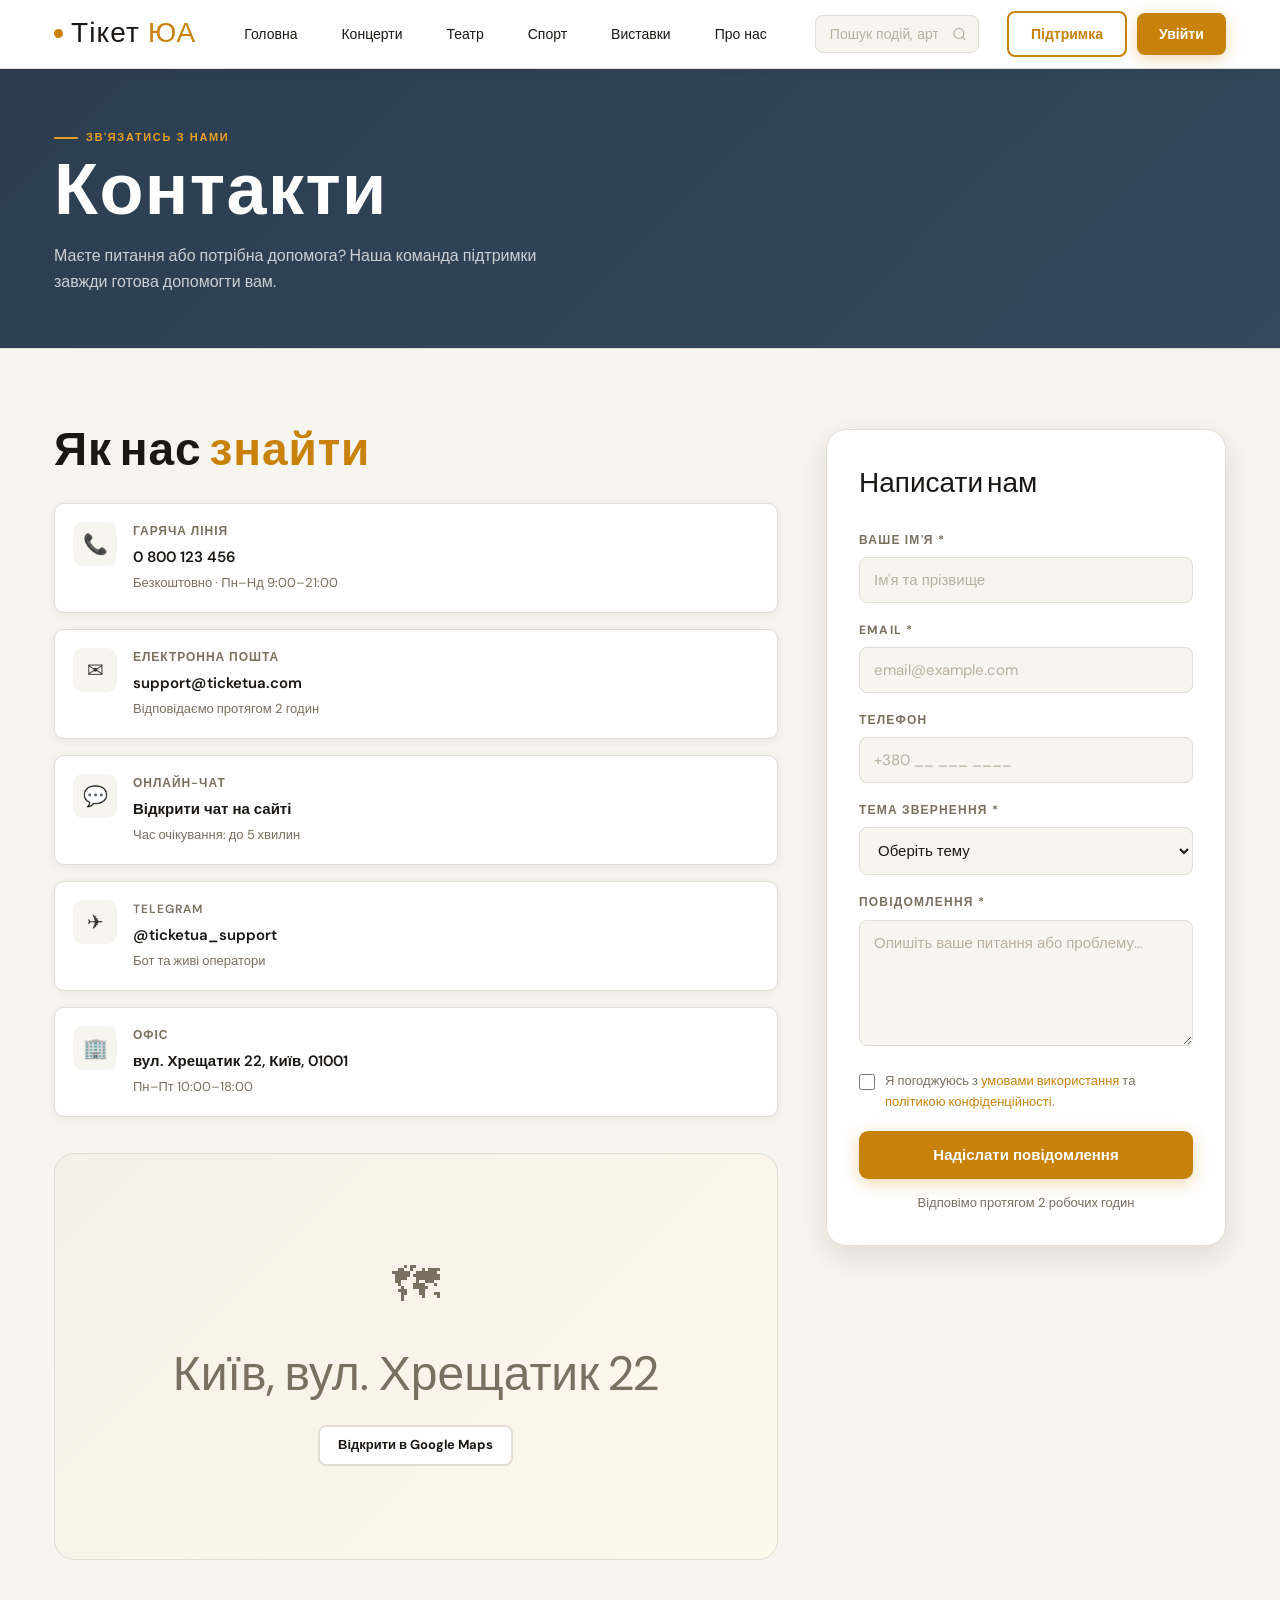
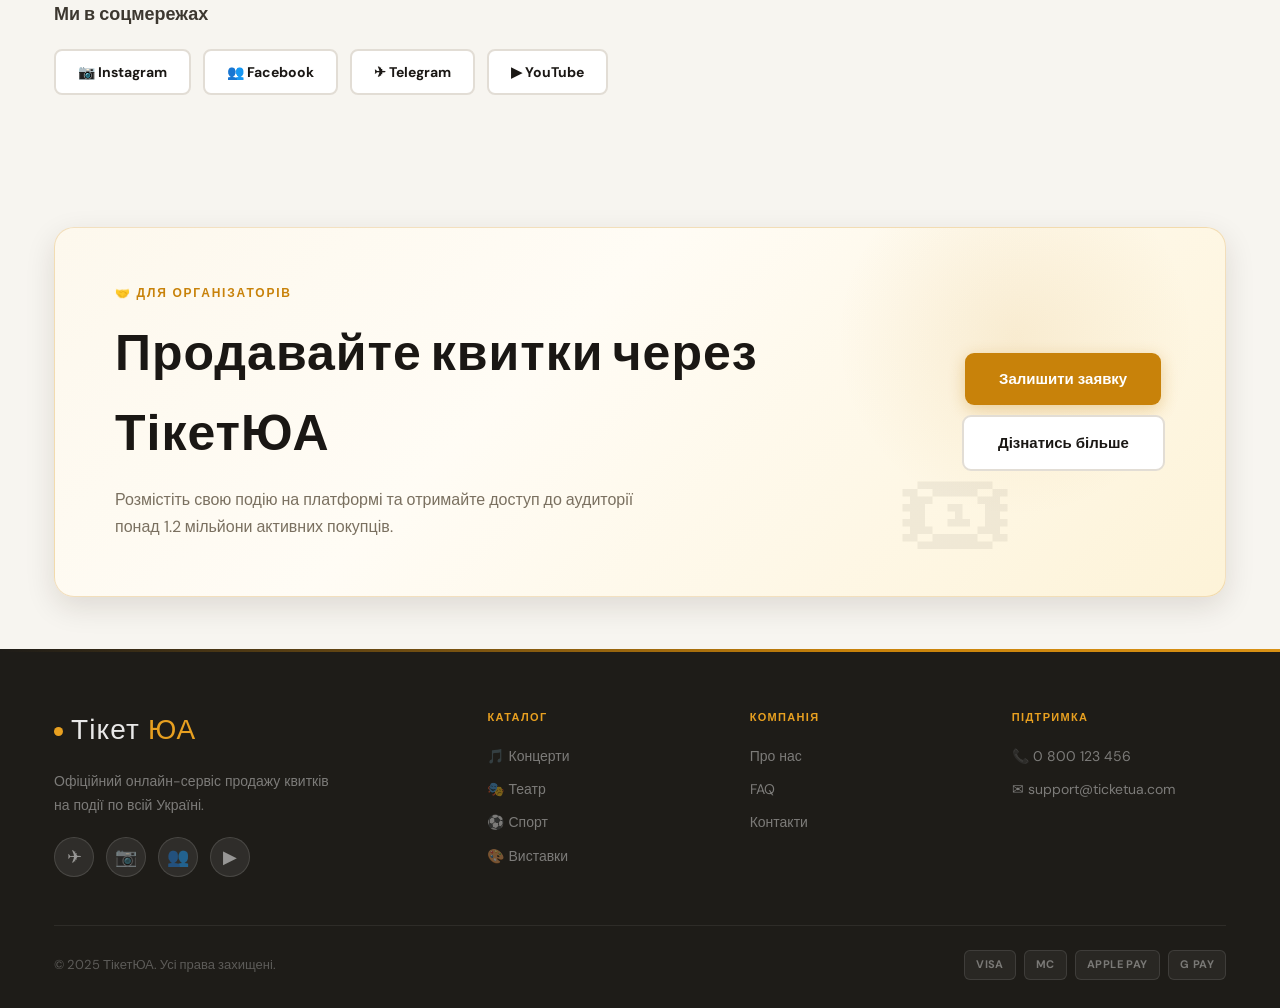
<file: contacts.html>
<!DOCTYPE html>
<html lang="uk">
<head>
  <meta charset="UTF-8" />
  <meta name="viewport" content="width=device-width, initial-scale=1.0" />
  <title>Контакти · ТікетЮА</title>
  <meta name="description" content="Зв'яжіться з командою ТікетЮА. Телефон гарячої лінії, email підтримки, онлайн-чат та адреса офісу." />
  <link rel="stylesheet" href="style.css" />
</head>
<body>

<!-- ===== HEADER ===== -->
<header class="header">
  <div class="container">
    <div class="header__inner">
      <a href="index.html" class="logo">
        <div class="logo__dot"></div>
        Тікет<span>ЮА</span>
      </a>
      <nav class="nav">
        <a href="index.html" class="nav__link">Головна</a>
        <a href="index.html#events" class="nav__link">Концерти</a>
        <a href="index.html#events" class="nav__link">Театр</a>
        <a href="index.html#events" class="nav__link">Спорт</a>
        <a href="index.html#events" class="nav__link">Виставки</a>
        <a href="about.html" class="nav__link">Про нас</a>
      </nav>
      <div class="header__search">
        <input type="text" placeholder="Пошук подій, артистів…" />
        <svg viewBox="0 0 24 24" fill="none" stroke="currentColor" stroke-width="2">
          <circle cx="11" cy="11" r="8"/><path d="M21 21l-4.35-4.35"/>
        </svg>
      </div>
      <div class="header__actions">
        <a href="contacts.html" class="btn btn--ghost" style="color:var(--gold); border-color:var(--gold-dim);">Підтримка</a>
        <a href="#" class="btn btn--gold">Увійти</a>
      </div>
    </div>
  </div>
</header>

<!-- ===== PAGE HERO ===== -->
<section class="page-hero">
  <div class="container">
    <div class="page-hero__label">Зв'язатись з нами</div>
    <h1 class="page-hero__title">Контакти</h1>
    <p class="page-hero__sub">Маєте питання або потрібна допомога? Наша команда підтримки завжди готова допомогти вам.</p>
  </div>
</section>

<!-- ===== CONTACTS LAYOUT ===== -->
<section class="section">
  <div class="container">
    <div class="contacts-layout">

      <!-- left: info + map -->
      <div>
        <h2 class="section-title" style="margin-bottom:28px;">Як нас <span>знайти</span></h2>
        <div class="contacts-info">

          <div class="contact-item">
            <div class="contact-item__icon">📞</div>
            <div>
              <div class="contact-item__title">Гаряча лінія</div>
              <div class="contact-item__val">
                <a href="tel:+380800123456">0 800 123 456</a>
              </div>
              <p style="font-size:13px; color:var(--muted); margin-top:4px;">Безкоштовно · Пн–Нд 9:00–21:00</p>
            </div>
          </div>

          <div class="contact-item">
            <div class="contact-item__icon">✉</div>
            <div>
              <div class="contact-item__title">Електронна пошта</div>
              <div class="contact-item__val">
                <a href="mailto:support@ticketua.com">support@ticketua.com</a>
              </div>
              <p style="font-size:13px; color:var(--muted); margin-top:4px;">Відповідаємо протягом 2 годин</p>
            </div>
          </div>

          <div class="contact-item">
            <div class="contact-item__icon">💬</div>
            <div>
              <div class="contact-item__title">Онлайн-чат</div>
              <div class="contact-item__val">Відкрити чат на сайті</div>
              <p style="font-size:13px; color:var(--muted); margin-top:4px;">Час очікування: до 5 хвилин</p>
            </div>
          </div>

          <div class="contact-item">
            <div class="contact-item__icon">✈</div>
            <div>
              <div class="contact-item__title">Telegram</div>
              <div class="contact-item__val">
                <a href="#">@ticketua_support</a>
              </div>
              <p style="font-size:13px; color:var(--muted); margin-top:4px;">Бот та живі оператори</p>
            </div>
          </div>

          <div class="contact-item">
            <div class="contact-item__icon">🏢</div>
            <div>
              <div class="contact-item__title">Офіс</div>
              <div class="contact-item__val">вул. Хрещатик 22, Київ, 01001</div>
              <p style="font-size:13px; color:var(--muted); margin-top:4px;">Пн–Пт 10:00–18:00</p>
            </div>
          </div>

        </div>

        <!-- map placeholder -->
        <div class="map-placeholder">
          <span>🗺</span>
          <span>Київ, вул. Хрещатик 22</span>
          <a href="https://maps.google.com" target="_blank" class="btn btn--ghost" style="font-size:13px; padding:8px 18px;">
            Відкрити в Google Maps
          </a>
        </div>

        <!-- social block -->
        <div style="margin-top:40px;">
          <h3 style="font-size:18px; font-weight:700; margin-bottom:20px;">Ми в соцмережах</h3>
          <div style="display:flex; gap:12px; flex-wrap:wrap;">
            <a href="#" class="btn btn--ghost" style="gap:8px;">
              📷 Instagram
            </a>
            <a href="#" class="btn btn--ghost" style="gap:8px;">
              👥 Facebook
            </a>
            <a href="#" class="btn btn--ghost" style="gap:8px;">
              ✈ Telegram
            </a>
            <a href="#" class="btn btn--ghost" style="gap:8px;">
              ▶ YouTube
            </a>
          </div>
        </div>
      </div>

      <!-- right: contact form -->
      <div class="contact-form" id="form">
        <div class="contact-form__title">Написати нам</div>

        <div class="form-group">
          <label class="form-label">Ваше ім'я *</label>
          <input type="text" class="form-input" placeholder="Ім'я та прізвище" required />
        </div>

        <div class="form-group">
          <label class="form-label">Email *</label>
          <input type="email" class="form-input" placeholder="email@example.com" required />
        </div>

        <div class="form-group">
          <label class="form-label">Телефон</label>
          <input type="tel" class="form-input" placeholder="+380 __ ___ ____" />
        </div>

        <div class="form-group">
          <label class="form-label">Тема звернення *</label>
          <select class="form-input" style="cursor:pointer;">
            <option value="">Оберіть тему</option>
            <option>Питання щодо замовлення</option>
            <option>Повернення квитка</option>
            <option>Технічна проблема</option>
            <option>Партнерство / організатори</option>
            <option>Пропозиція або скарга</option>
            <option>Інше</option>
          </select>
        </div>

        <div class="form-group">
          <label class="form-label">Повідомлення *</label>
          <textarea class="form-input" placeholder="Опишіть ваше питання або проблему…" rows="5" required></textarea>
        </div>

        <div class="form-group" style="display:flex; align-items:flex-start; gap:10px;">
          <input type="checkbox" id="agree" style="margin-top:3px; accent-color:var(--gold); width:16px; height:16px; flex-shrink:0; cursor:pointer;" />
          <label for="agree" style="font-size:13px; color:var(--muted); line-height:1.6; cursor:pointer;">
            Я погоджуюсь з <a href="#" style="color:var(--gold);">умовами використання</a> та
            <a href="#" style="color:var(--gold);">політикою конфіденційності</a>.
          </label>
        </div>

        <button type="submit" class="btn btn--gold btn--full btn--lg">
          Надіслати повідомлення
        </button>

        <p style="text-align:center; font-size:13px; color:var(--muted); margin-top:14px;">
          Відповімо протягом 2 робочих годин
        </p>
      </div>

    </div>
  </div>
</section>

<!-- ===== FOR ORGANIZERS ===== -->
<section class="section--sm" style="background:var(--bg2);">
  <div class="container">
    <div class="promo-banner">
      <div>
        <div class="promo-banner__eyebrow">🤝 Для організаторів</div>
        <h2 class="promo-banner__title">Продавайте квитки через ТікетЮА</h2>
        <p class="promo-banner__sub">
          Розмістіть свою подію на платформі та отримайте доступ до аудиторії
          понад 1.2 мільйони активних покупців.
        </p>
      </div>
      <div class="promo-banner__cta">
        <a href="#form" class="btn btn--gold btn--lg">Залишити заявку</a>
        <a href="about.html" class="btn btn--ghost btn--lg">Дізнатись більше</a>
      </div>
    </div>
  </div>
</section>

<!-- ===== FOOTER ===== -->
<footer class="footer">
  <div class="container">
    <div class="footer__grid">
      <div class="footer__brand">
        <div class="footer__logo-wrap">
          <a href="index.html" class="logo"><div class="logo__dot"></div>Тікет<span>ЮА</span></a>
        </div>
        <p class="footer__desc">Офіційний онлайн-сервіс продажу квитків на події по всій Україні.</p>
        <div class="footer__socials">
          <a href="#" class="footer__social">✈</a>
          <a href="#" class="footer__social">📷</a>
          <a href="#" class="footer__social">👥</a>
          <a href="#" class="footer__social">▶</a>
        </div>
      </div>
      <div>
        <div class="footer__col-title">Каталог</div>
        <ul class="footer__links">
          <li><a href="#" class="footer__link">🎵 Концерти</a></li>
          <li><a href="#" class="footer__link">🎭 Театр</a></li>
          <li><a href="#" class="footer__link">⚽ Спорт</a></li>
          <li><a href="#" class="footer__link">🎨 Виставки</a></li>
        </ul>
      </div>
      <div>
        <div class="footer__col-title">Компанія</div>
        <ul class="footer__links">
          <li><a href="about.html" class="footer__link">Про нас</a></li>
          <li><a href="faq.html" class="footer__link">FAQ</a></li>
          <li><a href="contacts.html" class="footer__link">Контакти</a></li>
        </ul>
      </div>
      <div>
        <div class="footer__col-title">Підтримка</div>
        <ul class="footer__links">
          <li><a href="tel:+380800123456" class="footer__link">📞 0 800 123 456</a></li>
          <li><a href="mailto:support@ticketua.com" class="footer__link">✉ support@ticketua.com</a></li>
        </ul>
      </div>
    </div>
    <div class="footer__bottom">
      <span class="footer__copy">© 2025 ТікетЮА. Усі права захищені.</span>
      <div class="footer__payments">
        <span class="pay-badge">VISA</span>
        <span class="pay-badge">MC</span>
        <span class="pay-badge">APPLE PAY</span>
        <span class="pay-badge">G PAY</span>
      </div>
    </div>
  </div>
</footer>

</body>
</html>
</file>
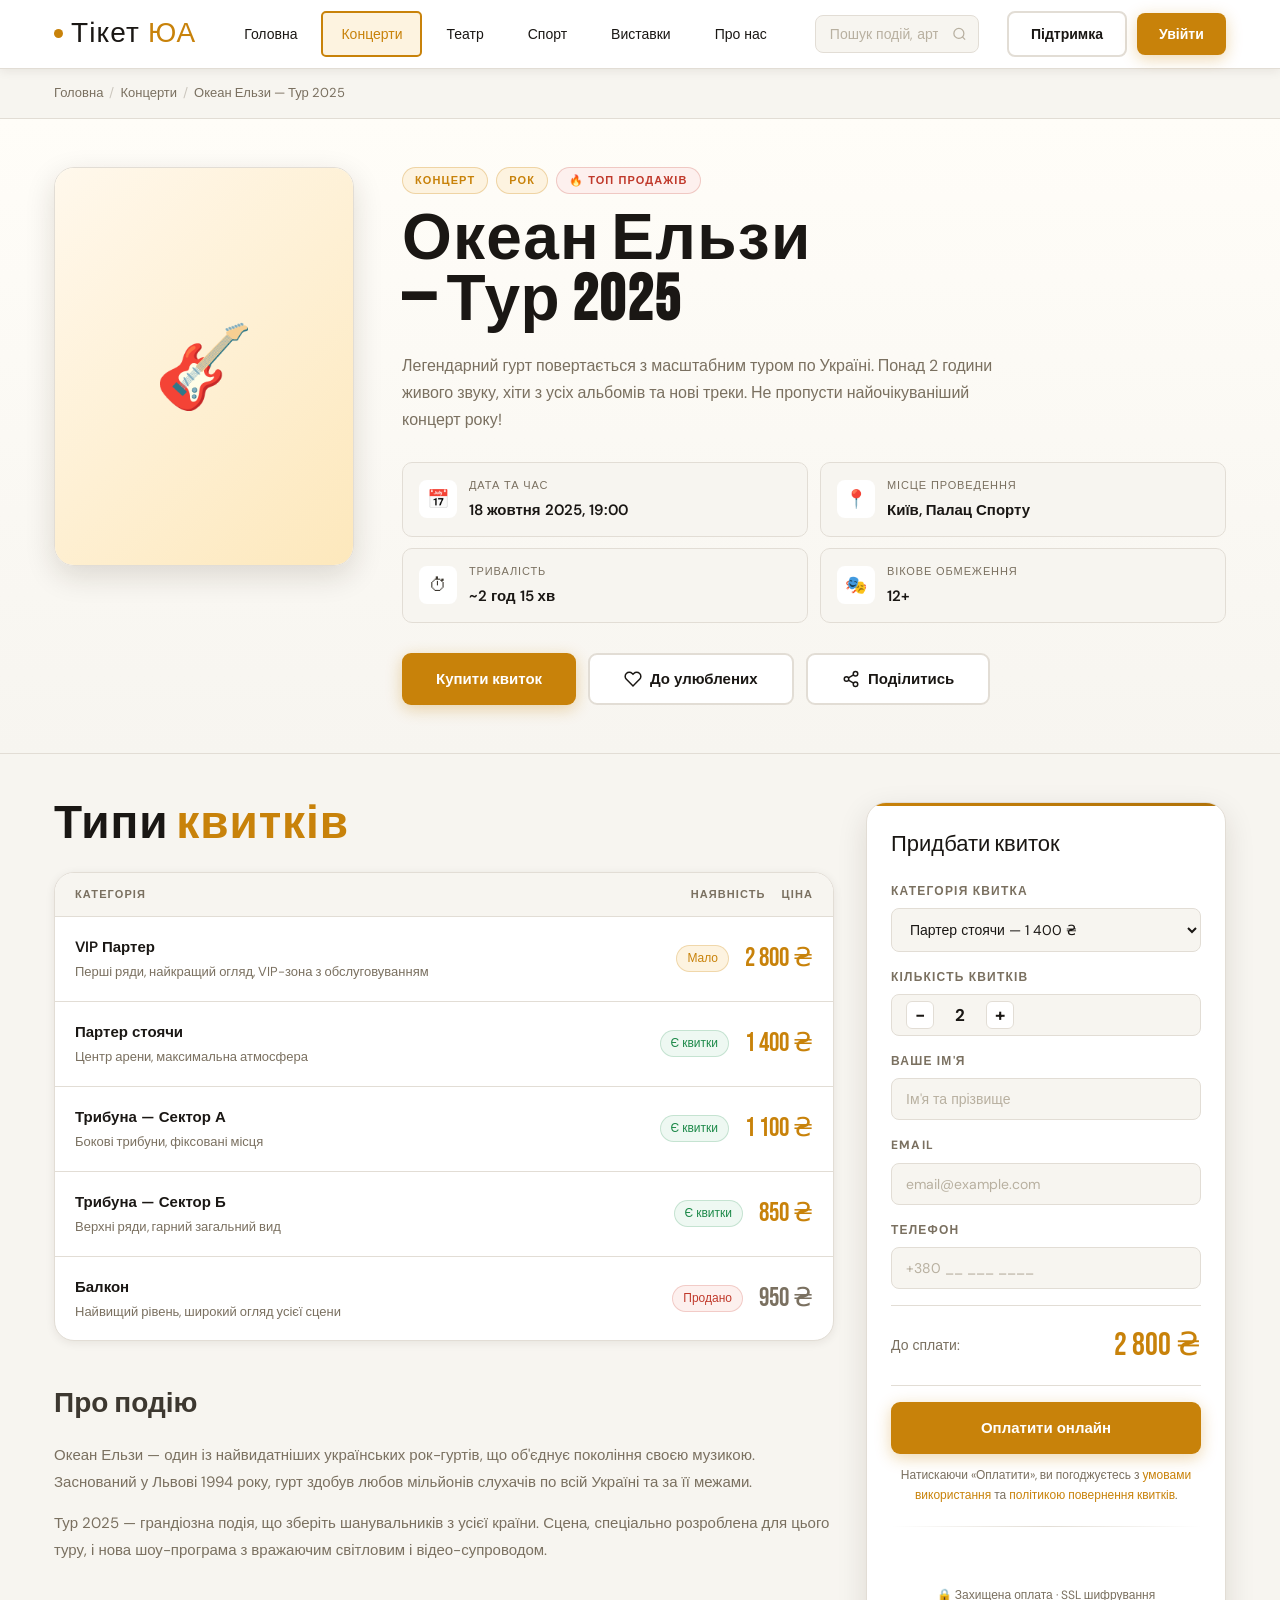
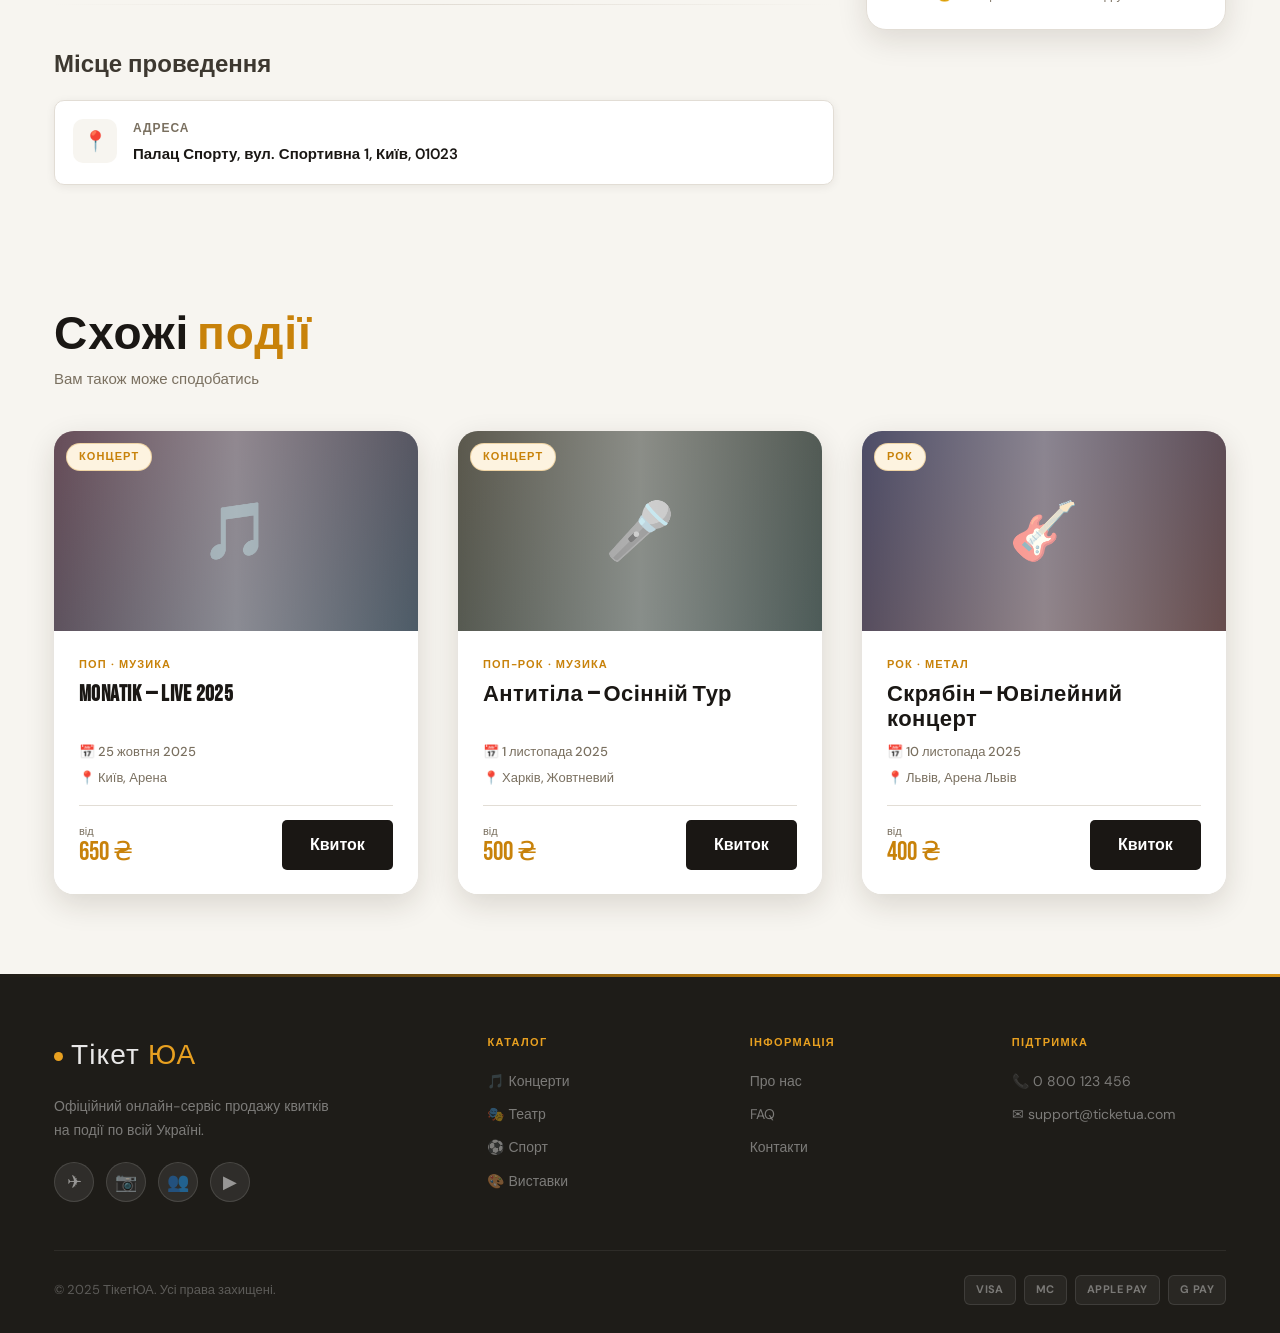
<file: event.html>
<!DOCTYPE html>
<html lang="uk">
<head>
  <meta charset="UTF-8" />
  <meta name="viewport" content="width=device-width, initial-scale=1.0" />
  <title>Океан Ельзи — Тур 2025 · ТікетЮА</title>
  <meta name="description" content="Купити квиток на Океан Ельзи — Тур 2025. Київ, Палац Спорту, 18 жовтня 2025. Квитки від 850 ₴." />
  <link rel="stylesheet" href="style.css" />
</head>
<body>

<!-- ===== HEADER ===== -->
<header class="header">
  <div class="container">
    <div class="header__inner">
      <a href="index.html" class="logo">
        <div class="logo__dot"></div>
        Тікет<span>ЮА</span>
      </a>
      <nav class="nav">
        <a href="index.html" class="nav__link">Головна</a>
        <a href="index.html#events" class="nav__link active">Концерти</a>
        <a href="index.html#events" class="nav__link">Театр</a>
        <a href="index.html#events" class="nav__link">Спорт</a>
        <a href="index.html#events" class="nav__link">Виставки</a>
        <a href="about.html" class="nav__link">Про нас</a>
      </nav>
      <div class="header__search">
        <input type="text" placeholder="Пошук подій, артистів…" />
        <svg viewBox="0 0 24 24" fill="none" stroke="currentColor" stroke-width="2">
          <circle cx="11" cy="11" r="8"/><path d="M21 21l-4.35-4.35"/>
        </svg>
      </div>
      <div class="header__actions">
        <a href="contacts.html" class="btn btn--ghost">Підтримка</a>
        <a href="#order" class="btn btn--gold">Увійти</a>
      </div>
    </div>
  </div>
</header>

<!-- breadcrumb -->
<div style="background:var(--bg2); border-bottom:1px solid var(--border);">
  <div class="container">
    <div class="breadcrumb">
      <a href="index.html">Головна</a>
      <span class="breadcrumb__sep">/</span>
      <a href="index.html#events">Концерти</a>
      <span class="breadcrumb__sep">/</span>
      <span>Океан Ельзи — Тур 2025</span>
    </div>
  </div>
</div>

<!-- ===== EVENT HERO ===== -->
<section class="event-hero">
  <div class="container">
    <div class="event-hero__inner">

      <!-- poster -->
      <div class="event-poster">
        <div class="event-poster__img">🎸</div>
      </div>

      <!-- info -->
      <div class="event-header">
        <div class="event-header__tags">
          <span class="tag">Концерт</span>
          <span class="tag">Рок</span>
          <span class="tag tag--red">🔥 Топ продажів</span>
        </div>
        <h1 class="event-header__title">Океан Ельзи<br/>— Тур 2025</h1>
        <p class="event-header__desc">
          Легендарний гурт повертається з масштабним туром по Україні.
          Понад 2 години живого звуку, хіти з усіх альбомів та нові треки.
          Не пропусти найочікуваніший концерт року!
        </p>
        <div class="event-meta-grid">
          <div class="meta-item">
            <div class="meta-item__icon">📅</div>
            <div>
              <div class="meta-item__label">Дата та час</div>
              <div class="meta-item__val">18 жовтня 2025, 19:00</div>
            </div>
          </div>
          <div class="meta-item">
            <div class="meta-item__icon">📍</div>
            <div>
              <div class="meta-item__label">Місце проведення</div>
              <div class="meta-item__val">Київ, Палац Спорту</div>
            </div>
          </div>
          <div class="meta-item">
            <div class="meta-item__icon">⏱</div>
            <div>
              <div class="meta-item__label">Тривалість</div>
              <div class="meta-item__val">~2 год 15 хв</div>
            </div>
          </div>
          <div class="meta-item">
            <div class="meta-item__icon">🎭</div>
            <div>
              <div class="meta-item__label">Вікове обмеження</div>
              <div class="meta-item__val">12+</div>
            </div>
          </div>
        </div>
        <div style="display:flex; gap:12px; flex-wrap:wrap;">
          <a href="#order" class="btn btn--gold btn--lg">Купити квиток</a>
          <button class="btn btn--ghost btn--lg">
            <svg width="18" height="18" viewBox="0 0 24 24" fill="none" stroke="currentColor" stroke-width="2">
              <path d="M20.84 4.61a5.5 5.5 0 00-7.78 0L12 5.67l-1.06-1.06a5.5 5.5 0 00-7.78 7.78l1.06 1.06L12 21.23l7.78-7.78 1.06-1.06a5.5 5.5 0 000-7.78z"/>
            </svg>
            До улюблених
          </button>
          <button class="btn btn--ghost btn--lg">
            <svg width="18" height="18" viewBox="0 0 24 24" fill="none" stroke="currentColor" stroke-width="2">
              <circle cx="18" cy="5" r="3"/><circle cx="6" cy="12" r="3"/><circle cx="18" cy="19" r="3"/>
              <line x1="8.59" y1="13.51" x2="15.42" y2="17.49"/><line x1="15.41" y1="6.51" x2="8.59" y2="10.49"/>
            </svg>
            Поділитись
          </button>
        </div>
      </div>
    </div>
  </div>
</section>

<!-- ===== TICKET TABLE + ORDER ===== -->
<div class="ticket-section" id="order">
  <div class="container">
    <div class="ticket-section__inner">

      <!-- tickets left -->
      <div>
        <h2 class="section-title" style="margin-bottom:24px;">Типи <span>квитків</span></h2>
        <div class="ticket-table">
          <div class="ticket-table__head">
            <span>Категорія</span>
            <span>Наявність</span>
            <span>Ціна</span>
          </div>

          <div class="ticket-row">
            <div>
              <div class="ticket-row__name">VIP Партер</div>
              <div class="ticket-row__desc">Перші ряди, найкращий огляд, VIP-зона з обслуговуванням</div>
            </div>
            <span class="ticket-row__avail avail--few">Мало</span>
            <div class="ticket-row__price">2 800 ₴</div>
          </div>

          <div class="ticket-row">
            <div>
              <div class="ticket-row__name">Партер стоячи</div>
              <div class="ticket-row__desc">Центр арени, максимальна атмосфера</div>
            </div>
            <span class="ticket-row__avail avail--ok">Є квитки</span>
            <div class="ticket-row__price">1 400 ₴</div>
          </div>

          <div class="ticket-row">
            <div>
              <div class="ticket-row__name">Трибуна — Сектор А</div>
              <div class="ticket-row__desc">Бокові трибуни, фіксовані місця</div>
            </div>
            <span class="ticket-row__avail avail--ok">Є квитки</span>
            <div class="ticket-row__price">1 100 ₴</div>
          </div>

          <div class="ticket-row">
            <div>
              <div class="ticket-row__name">Трибуна — Сектор Б</div>
              <div class="ticket-row__desc">Верхні ряди, гарний загальний вид</div>
            </div>
            <span class="ticket-row__avail avail--ok">Є квитки</span>
            <div class="ticket-row__price">850 ₴</div>
          </div>

          <div class="ticket-row">
            <div>
              <div class="ticket-row__name">Балкон</div>
              <div class="ticket-row__desc">Найвищий рівень, широкий огляд усієї сцени</div>
            </div>
            <span class="ticket-row__avail avail--sold">Продано</span>
            <div class="ticket-row__price" style="color:var(--muted);">950 ₴</div>
          </div>
        </div>

        <!-- about section -->
        <div style="margin-top:40px;">
          <h3 style="font-family:var(--font-head); font-size:28px; margin-bottom:16px;">Про подію</h3>
          <p style="color:var(--muted); font-size:15px; line-height:1.8; margin-bottom:14px;">
            Океан Ельзи — один із найвидатніших українських рок-гуртів, що об'єднує покоління своєю музикою.
            Заснований у Львові 1994 року, гурт здобув любов мільйонів слухачів по всій Україні та за її межами.
          </p>
          <p style="color:var(--muted); font-size:15px; line-height:1.8; margin-bottom:14px;">
            Тур 2025 — грандіозна подія, що зберіть шанувальників з усієї країни.
            Сцена, спеціально розроблена для цього туру, і нова шоу-програма з вражаючим світловим і відео-супроводом.
          </p>
          <div class="divider"></div>
          <h3 style="font-family:var(--font-head); font-size:24px; margin-bottom:16px;">Місце проведення</h3>
          <div class="contact-item" style="margin-bottom:0;">
            <div class="contact-item__icon">📍</div>
            <div>
              <div class="contact-item__title">Адреса</div>
              <div class="contact-item__val">Палац Спорту, вул. Спортивна 1, Київ, 01023</div>
            </div>
          </div>
        </div>
      </div>

      <!-- order widget -->
      <div class="order-widget" id="buy">
        <div class="order-widget__title">Придбати квиток</div>

        <div class="order-form__group">
          <label class="order-form__label">Категорія квитка</label>
          <select class="order-form__input order-form__select">
            <option>VIP Партер — 2 800 ₴</option>
            <option selected>Партер стоячи — 1 400 ₴</option>
            <option>Трибуна А — 1 100 ₴</option>
            <option>Трибуна Б — 850 ₴</option>
          </select>
        </div>

        <div class="order-form__group">
          <label class="order-form__label">Кількість квитків</label>
          <div class="qty-ctrl">
            <button class="qty-btn">−</button>
            <span class="qty-val">2</span>
            <button class="qty-btn">+</button>
          </div>
        </div>

        <div class="order-form__group">
          <label class="order-form__label">Ваше ім'я</label>
          <input type="text" class="order-form__input" placeholder="Ім'я та прізвище" />
        </div>

        <div class="order-form__group">
          <label class="order-form__label">Email</label>
          <input type="email" class="order-form__input" placeholder="email@example.com" />
        </div>

        <div class="order-form__group">
          <label class="order-form__label">Телефон</label>
          <input type="tel" class="order-form__input" placeholder="+380 __ ___ ____" />
        </div>

        <div class="order-total">
          <div class="order-total__label">До сплати:</div>
          <div class="order-total__price">2 800 ₴</div>
        </div>

        <a href="#" class="btn btn--gold btn--full btn--lg">Оплатити онлайн</a>

        <p class="order-note">
          Натискаючи «Оплатити», ви погоджуєтесь з
          <a href="#">умовами використання</a> та
          <a href="#">політикою повернення квитків</a>.
        </p>

        <div class="divider" style="margin:20px 0;"></div>

        <div style="display:flex; gap:8px; justify-content:center; flex-wrap:wrap;">
          <span class="pay-badge">VISA</span>
          <span class="pay-badge">MC</span>
          <span class="pay-badge">APPLE PAY</span>
          <span class="pay-badge">G PAY</span>
        </div>
        <p style="text-align:center; font-size:12px; color:var(--muted); margin-top:10px;">
          🔒 Захищена оплата · SSL шифрування
        </p>
      </div>

    </div>
  </div>
</div>

<!-- ===== RELATED EVENTS ===== -->
<section class="section" style="background:var(--bg2);">
  <div class="container">
    <div class="section-header">
      <div>
        <h2 class="section-title">Схожі <span>події</span></h2>
        <p class="section-sub">Вам також може сподобатись</p>
      </div>
    </div>
    <div class="events-grid" style="grid-template-columns: repeat(3, 1fr);">

      <article class="event-card">
        <div class="event-card__poster">
          <div class="poster-placeholder" style="background:linear-gradient(135deg,#2e0a1a,#0a1e2e);">🎵</div>
          <div class="event-card__badges"><span class="tag">Концерт</span></div>
        </div>
        <div class="event-card__body">
          <div class="event-card__cat">Поп · Музика</div>
          <h3 class="event-card__title">MONATIK — Live 2025</h3>
          <div class="event-card__meta">
            <span class="badge">📅 25 жовтня 2025</span>
            <span class="badge">📍 Київ, Арена</span>
          </div>
          <div class="event-card__footer">
            <div>
              <div class="event-card__price-label">від</div>
              <div class="event-card__price-val">650 ₴</div>
            </div>
            <a href="event.html" class="event-card__btn">Квиток</a>
          </div>
        </div>
      </article>

      <article class="event-card">
        <div class="event-card__poster">
          <div class="poster-placeholder" style="background:linear-gradient(135deg,#1e1a0a,#0a1e1a);">🎤</div>
          <div class="event-card__badges"><span class="tag">Концерт</span></div>
        </div>
        <div class="event-card__body">
          <div class="event-card__cat">Поп-рок · Музика</div>
          <h3 class="event-card__title">Антитіла — Осінній Тур</h3>
          <div class="event-card__meta">
            <span class="badge">📅 1 листопада 2025</span>
            <span class="badge">📍 Харків, Жовтневий</span>
          </div>
          <div class="event-card__footer">
            <div>
              <div class="event-card__price-label">від</div>
              <div class="event-card__price-val">500 ₴</div>
            </div>
            <a href="event.html" class="event-card__btn">Квиток</a>
          </div>
        </div>
      </article>

      <article class="event-card">
        <div class="event-card__poster">
          <div class="poster-placeholder" style="background:linear-gradient(135deg,#0a0a2e,#2e0a0a);">🎸</div>
          <div class="event-card__badges"><span class="tag">Рок</span></div>
        </div>
        <div class="event-card__body">
          <div class="event-card__cat">Рок · Метал</div>
          <h3 class="event-card__title">Скрябін — Ювілейний концерт</h3>
          <div class="event-card__meta">
            <span class="badge">📅 10 листопада 2025</span>
            <span class="badge">📍 Львів, Арена Львів</span>
          </div>
          <div class="event-card__footer">
            <div>
              <div class="event-card__price-label">від</div>
              <div class="event-card__price-val">400 ₴</div>
            </div>
            <a href="event.html" class="event-card__btn">Квиток</a>
          </div>
        </div>
      </article>

    </div>
  </div>
</section>

<!-- ===== FOOTER ===== -->
<footer class="footer">
  <div class="container">
    <div class="footer__grid">
      <div class="footer__brand">
        <div class="footer__logo-wrap">
          <a href="index.html" class="logo"><div class="logo__dot"></div>Тікет<span>ЮА</span></a>
        </div>
        <p class="footer__desc">Офіційний онлайн-сервіс продажу квитків на події по всій Україні.</p>
        <div class="footer__socials">
          <a href="#" class="footer__social">✈</a>
          <a href="#" class="footer__social">📷</a>
          <a href="#" class="footer__social">👥</a>
          <a href="#" class="footer__social">▶</a>
        </div>
      </div>
      <div>
        <div class="footer__col-title">Каталог</div>
        <ul class="footer__links">
          <li><a href="#" class="footer__link">🎵 Концерти</a></li>
          <li><a href="#" class="footer__link">🎭 Театр</a></li>
          <li><a href="#" class="footer__link">⚽ Спорт</a></li>
          <li><a href="#" class="footer__link">🎨 Виставки</a></li>
        </ul>
      </div>
      <div>
        <div class="footer__col-title">Інформація</div>
        <ul class="footer__links">
          <li><a href="about.html" class="footer__link">Про нас</a></li>
          <li><a href="faq.html" class="footer__link">FAQ</a></li>
          <li><a href="contacts.html" class="footer__link">Контакти</a></li>
        </ul>
      </div>
      <div>
        <div class="footer__col-title">Підтримка</div>
        <ul class="footer__links">
          <li><a href="tel:+380800123456" class="footer__link">📞 0 800 123 456</a></li>
          <li><a href="mailto:support@ticketua.com" class="footer__link">✉ support@ticketua.com</a></li>
        </ul>
      </div>
    </div>
    <div class="footer__bottom">
      <span class="footer__copy">© 2025 ТікетЮА. Усі права захищені.</span>
      <div class="footer__payments">
        <span class="pay-badge">VISA</span>
        <span class="pay-badge">MC</span>
        <span class="pay-badge">APPLE PAY</span>
        <span class="pay-badge">G PAY</span>
      </div>
    </div>
  </div>
</footer>

</body>
</html>
</file>
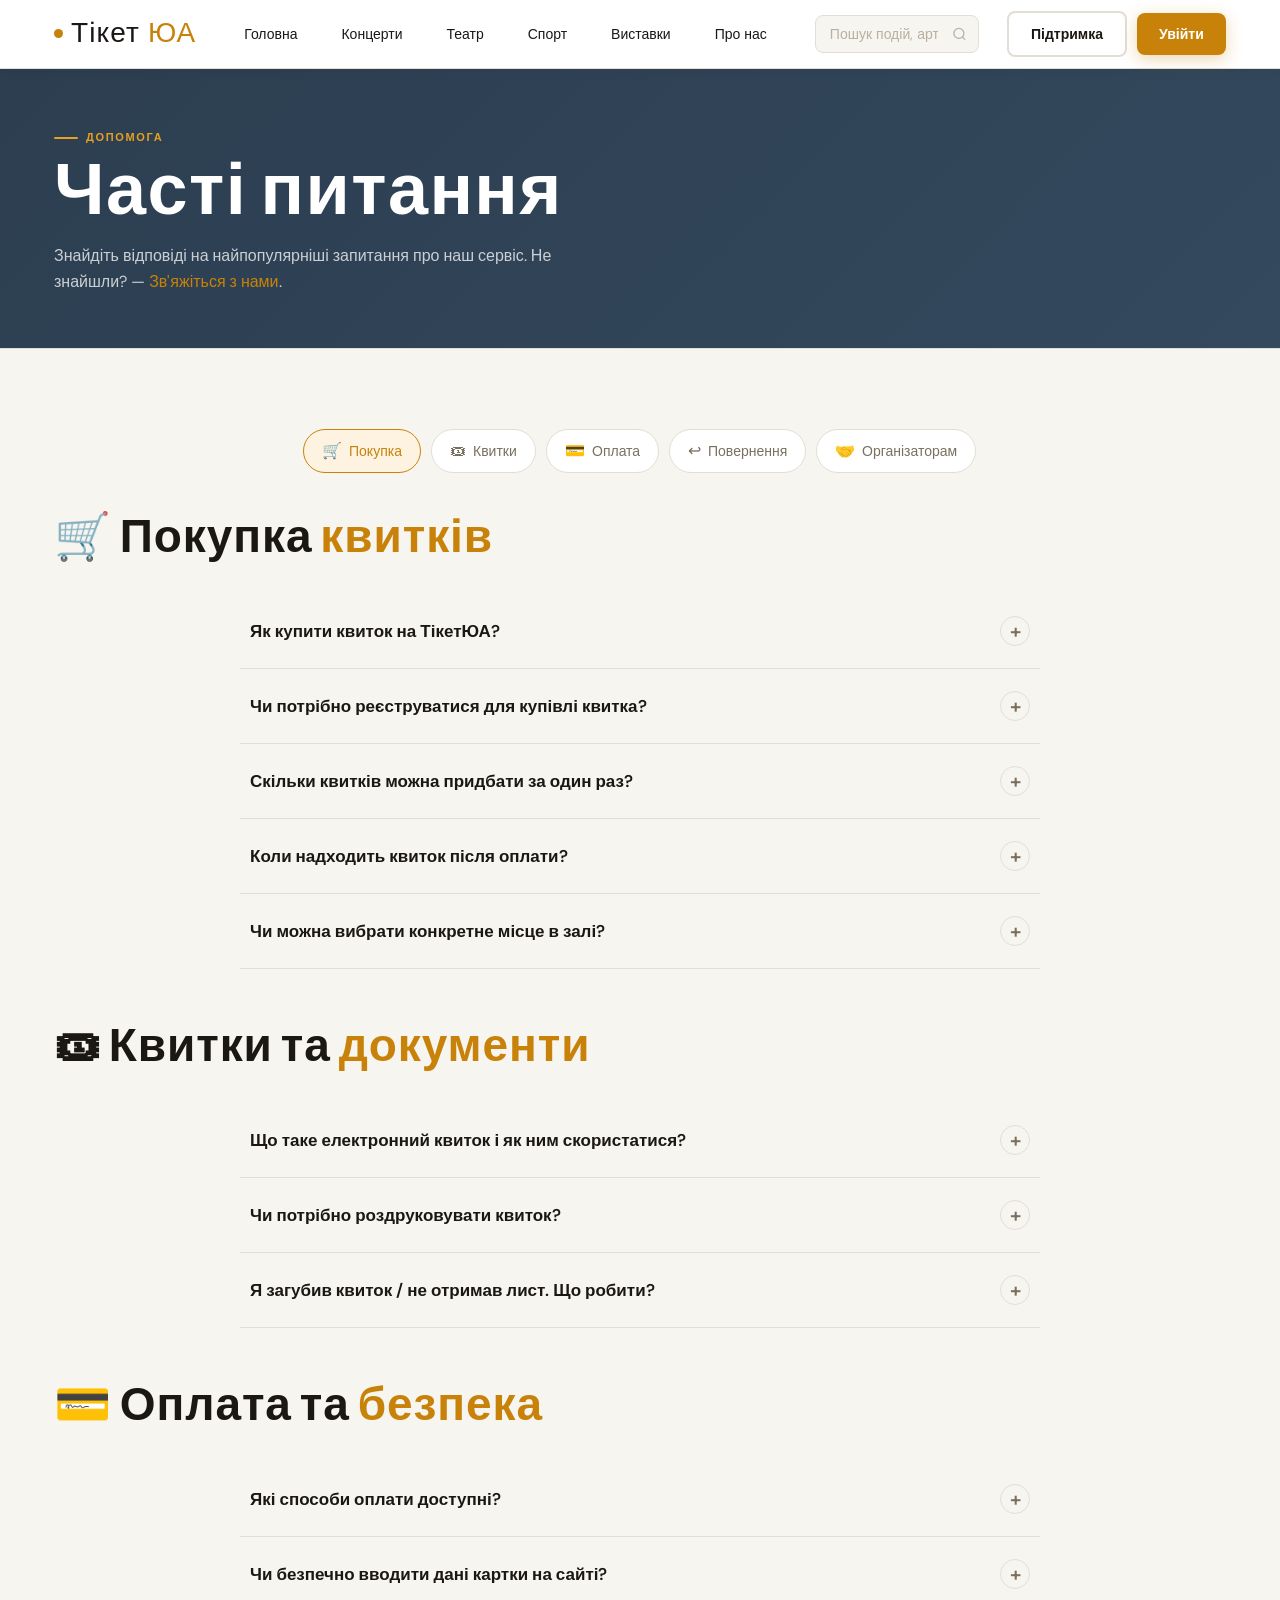
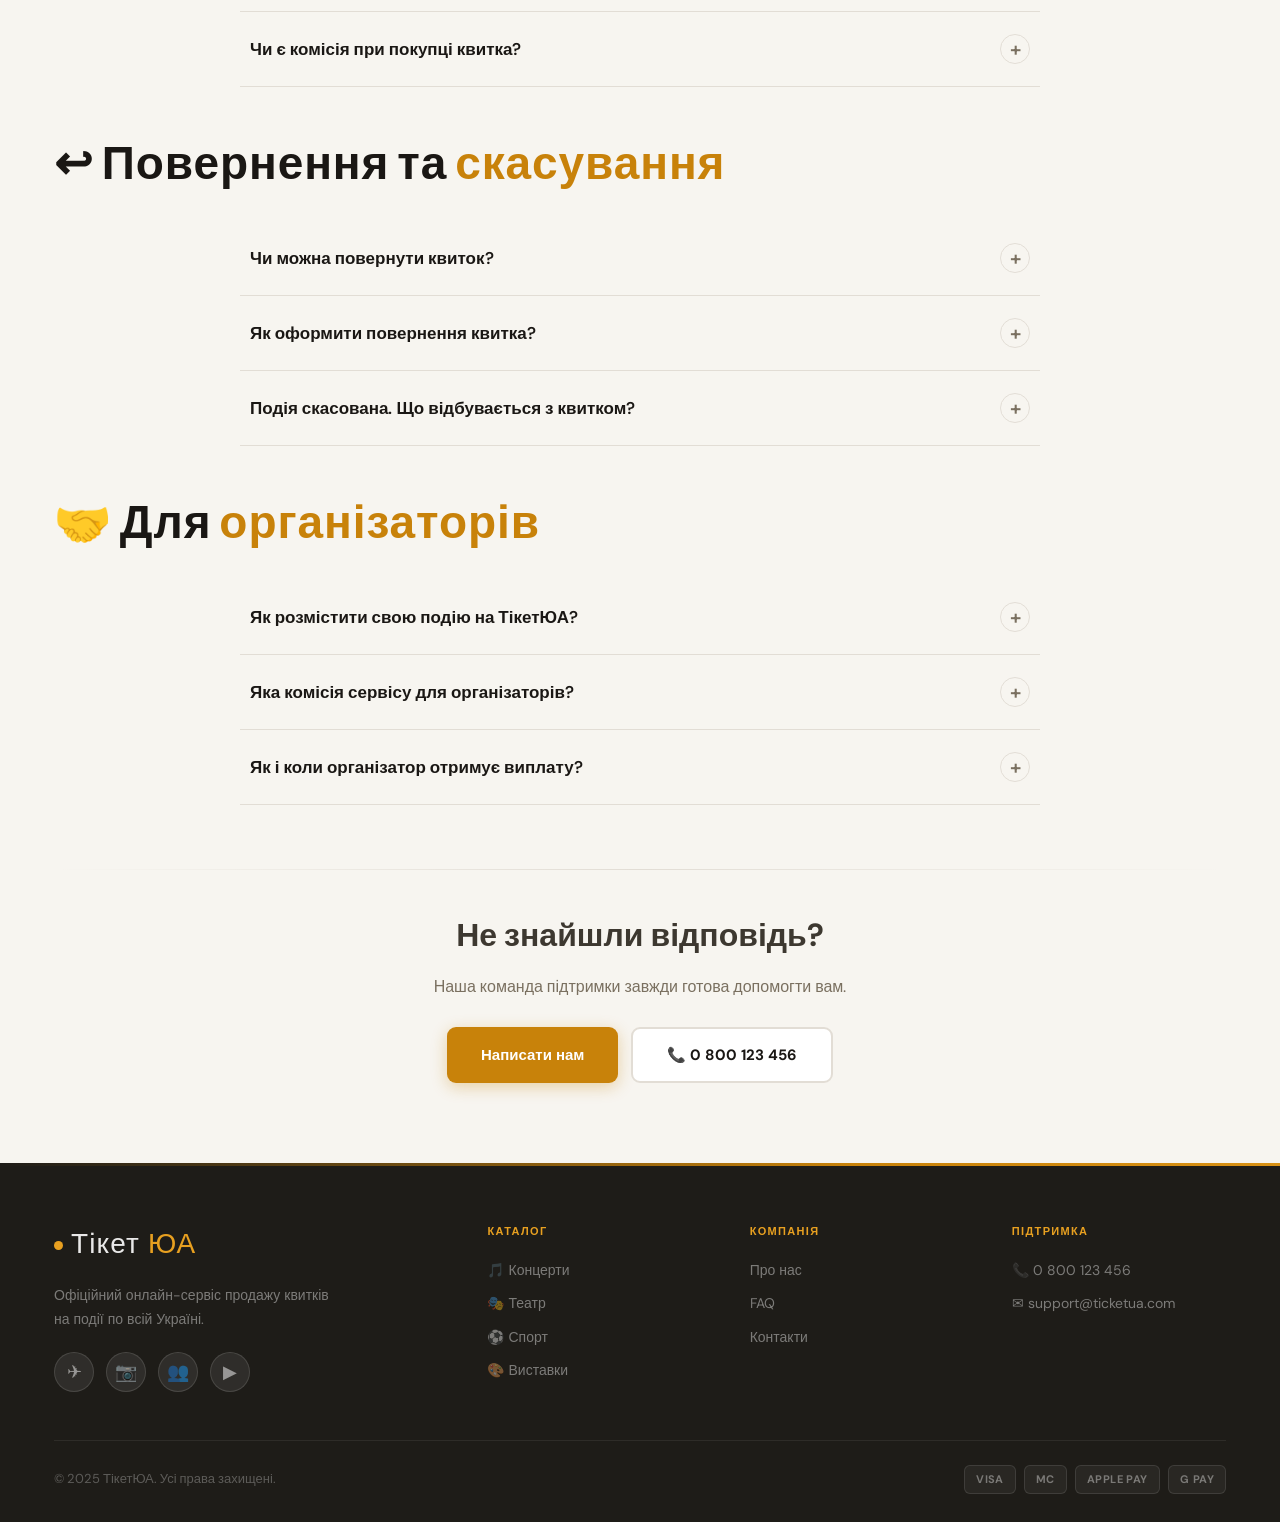
<file: faq.html>
<!DOCTYPE html>
<html lang="uk">
<head>
  <meta charset="UTF-8" />
  <meta name="viewport" content="width=device-width, initial-scale=1.0" />
  <title>Часті питання (FAQ) · ТікетЮА</title>
  <meta name="description" content="Відповіді на найчастіші питання про покупку, повернення квитків та роботу сервісу ТікетЮА." />
  <link rel="stylesheet" href="style.css" />
</head>
<body>

<!-- ===== HEADER ===== -->
<header class="header">
  <div class="container">
    <div class="header__inner">
      <a href="index.html" class="logo">
        <div class="logo__dot"></div>
        Тікет<span>ЮА</span>
      </a>
      <nav class="nav">
        <a href="index.html" class="nav__link">Головна</a>
        <a href="index.html#events" class="nav__link">Концерти</a>
        <a href="index.html#events" class="nav__link">Театр</a>
        <a href="index.html#events" class="nav__link">Спорт</a>
        <a href="index.html#events" class="nav__link">Виставки</a>
        <a href="about.html" class="nav__link">Про нас</a>
      </nav>
      <div class="header__search">
        <input type="text" placeholder="Пошук подій, артистів…" />
        <svg viewBox="0 0 24 24" fill="none" stroke="currentColor" stroke-width="2">
          <circle cx="11" cy="11" r="8"/><path d="M21 21l-4.35-4.35"/>
        </svg>
      </div>
      <div class="header__actions">
        <a href="contacts.html" class="btn btn--ghost">Підтримка</a>
        <a href="#" class="btn btn--gold">Увійти</a>
      </div>
    </div>
  </div>
</header>

<!-- ===== PAGE HERO ===== -->
<section class="page-hero">
  <div class="container">
    <div class="page-hero__label">Допомога</div>
    <h1 class="page-hero__title">Часті питання</h1>
    <p class="page-hero__sub">Знайдіть відповіді на найпопулярніші запитання про наш сервіс. Не знайшли? — <a href="contacts.html" style="color:var(--gold);">Зв'яжіться з нами</a>.</p>
  </div>
</section>

<!-- ===== FAQ ===== -->
<section class="section">
  <div class="container">

    <!-- category filter -->
    <div class="faq-cats">
      <a href="#buying" class="cat-pill active"><span>🛒</span> Покупка</a>
      <a href="#tickets" class="cat-pill"><span>🎟</span> Квитки</a>
      <a href="#payment" class="cat-pill"><span>💳</span> Оплата</a>
      <a href="#return" class="cat-pill"><span>↩</span> Повернення</a>
      <a href="#organizers" class="cat-pill"><span>🤝</span> Організаторам</a>
    </div>

    <!-- ---- SECTION: BUYING ---- -->
    <div id="buying" style="margin-bottom:56px;">
      <h2 class="section-title" style="margin-bottom:32px;">🛒 Покупка <span>квитків</span></h2>
      <div class="faq-list">

        <div class="faq-item">
          <input type="checkbox" id="faq-1" class="faq-toggle" />
          <label for="faq-1" class="faq-label">
            Як купити квиток на ТікетЮА?
            <span class="faq-arrow">+</span>
          </label>
          <div class="faq-body">
            <div class="faq-body__inner">
              Купівля квитка займає кілька хвилин:<br/><br/>
              <strong>1.</strong> Знайдіть потрібну подію через пошук або каталог.<br/>
              <strong>2.</strong> Оберіть тип квитка та кількість місць.<br/>
              <strong>3.</strong> Введіть ваші контактні дані (ім'я, email, телефон).<br/>
              <strong>4.</strong> Оплатіть картою або іншим зручним способом.<br/>
              <strong>5.</strong> Отримайте PDF-квиток з QR-кодом на вашу пошту.<br/><br/>
              Реєстрація на сайті не є обов'язковою для купівлі, але рекомендується для зручності відстеження замовлень.
            </div>
          </div>
        </div>

        <div class="faq-item">
          <input type="checkbox" id="faq-2" class="faq-toggle" />
          <label for="faq-2" class="faq-label">
            Чи потрібно реєструватися для купівлі квитка?
            <span class="faq-arrow">+</span>
          </label>
          <div class="faq-body">
            <div class="faq-body__inner">
              Ні, реєстрація не є обов'язковою. Ви можете купити квиток як гість, вказавши лише email для отримання квитка.<br/><br/>
              Однак реєстрація дає ряд переваг: збереження історії замовлень, можливість відстежити замовлення в особистому кабінеті, знижка 15% на перше замовлення та ексклюзивні пропозиції від організаторів.
            </div>
          </div>
        </div>

        <div class="faq-item">
          <input type="checkbox" id="faq-3" class="faq-toggle" />
          <label for="faq-3" class="faq-label">
            Скільки квитків можна придбати за один раз?
            <span class="faq-arrow">+</span>
          </label>
          <div class="faq-body">
            <div class="faq-body__inner">
              Зазвичай одна покупка дозволяє придбати до 6 квитків. Це обмеження встановлено для запобігання спекуляції квитками та забезпечення рівного доступу для всіх бажаючих.<br/><br/>
              Якщо вам потрібно більше квитків для групових заходів, зв'яжіться з нашою підтримкою — ми допоможемо.
            </div>
          </div>
        </div>

        <div class="faq-item">
          <input type="checkbox" id="faq-4" class="faq-toggle" />
          <label for="faq-4" class="faq-label">
            Коли надходить квиток після оплати?
            <span class="faq-arrow">+</span>
          </label>
          <div class="faq-body">
            <div class="faq-body__inner">
              Квиток надсилається на вашу електронну пошту одразу після успішної оплати — зазвичай протягом 1–5 хвилин.<br/><br/>
              Якщо лист не прийшов — перевірте папку «Спам» або «Промоакції». Якщо і там немає — зверніться до нашої підтримки: <a href="mailto:support@ticketua.com" style="color:var(--gold);">support@ticketua.com</a>.
            </div>
          </div>
        </div>

        <div class="faq-item">
          <input type="checkbox" id="faq-5" class="faq-toggle" />
          <label for="faq-5" class="faq-label">
            Чи можна вибрати конкретне місце в залі?
            <span class="faq-arrow">+</span>
          </label>
          <div class="faq-body">
            <div class="faq-body__inner">
              Залежить від події та майданчика. Для більшості подій із фіксованими місцями (театри, кіно, деякі концерти) ви можете обрати конкретний ряд і місце на інтерактивній схемі залу.<br/><br/>
              Для подій із вільним розміщенням (стоячи, партер) місця не фіксуються — ви займаєте будь-яке вільне місце при вході.
            </div>
          </div>
        </div>

      </div>
    </div>

    <!-- ---- SECTION: TICKETS ---- -->
    <div id="tickets" style="margin-bottom:56px;">
      <h2 class="section-title" style="margin-bottom:32px;">🎟 Квитки та <span>документи</span></h2>
      <div class="faq-list">

        <div class="faq-item">
          <input type="checkbox" id="faq-6" class="faq-toggle" />
          <label for="faq-6" class="faq-label">
            Що таке електронний квиток і як ним скористатися?
            <span class="faq-arrow">+</span>
          </label>
          <div class="faq-body">
            <div class="faq-body__inner">
              Електронний квиток — це PDF-файл із QR-кодом, який надходить на ваш email після оплати.<br/><br/>
              При вході на захід вам потрібно показати QR-код: роздрукований або на екрані смартфона. Контролер відсканує код і підтвердить дійсність квитка.<br/><br/>
              Рекомендуємо зберегти PDF-файл на телефоні заздалегідь, щоб не залежати від інтернет-з'єднання.
            </div>
          </div>
        </div>

        <div class="faq-item">
          <input type="checkbox" id="faq-7" class="faq-toggle" />
          <label for="faq-7" class="faq-label">
            Чи потрібно роздруковувати квиток?
            <span class="faq-arrow">+</span>
          </label>
          <div class="faq-body">
            <div class="faq-body__inner">
              Ні, роздрукований варіант не є обов'язковим. Електронний квиток на екрані смартфона приймається в усіх залах і на всіх майданчиках, що співпрацюють з ТікетЮА.<br/><br/>
              Однак якщо ви хочете мати паперовий варіант на пам'ять або як запасний варіант — роздрукуйте PDF на звичайному аркуші.
            </div>
          </div>
        </div>

        <div class="faq-item">
          <input type="checkbox" id="faq-8" class="faq-toggle" />
          <label for="faq-8" class="faq-label">
            Я загубив квиток / не отримав лист. Що робити?
            <span class="faq-arrow">+</span>
          </label>
          <div class="faq-body">
            <div class="faq-body__inner">
              Не хвилюйтеся! Зверніться до нашої служби підтримки будь-яким зручним способом:<br/><br/>
              • Email: <a href="mailto:support@ticketua.com" style="color:var(--gold);">support@ticketua.com</a><br/>
              • Телефон: <a href="tel:+380800123456" style="color:var(--gold);">0 800 123 456</a><br/>
              • Telegram: @ticketua_support<br/><br/>
              Вкажіть ваше ім'я, email та назву події. Ми повторно надішлемо квиток або допоможемо його відновити.
            </div>
          </div>
        </div>

      </div>
    </div>

    <!-- ---- SECTION: PAYMENT ---- -->
    <div id="payment" style="margin-bottom:56px;">
      <h2 class="section-title" style="margin-bottom:32px;">💳 Оплата та <span>безпека</span></h2>
      <div class="faq-list">

        <div class="faq-item">
          <input type="checkbox" id="faq-9" class="faq-toggle" />
          <label for="faq-9" class="faq-label">
            Які способи оплати доступні?
            <span class="faq-arrow">+</span>
          </label>
          <div class="faq-body">
            <div class="faq-body__inner">
              Ми підтримуємо всі популярні способи оплати:<br/><br/>
              • <strong>Банківська картка</strong> — Visa, Mastercard (UAH, USD, EUR)<br/>
              • <strong>Apple Pay</strong> — для користувачів iPhone та Mac<br/>
              • <strong>Google Pay</strong> — для Android-пристроїв<br/>
              • <strong>Privat24 / MonoBank</strong> — оплата через банківський застосунок<br/><br/>
              Усі платежі обробляються через захищений платіжний шлюз із SSL-шифруванням.
            </div>
          </div>
        </div>

        <div class="faq-item">
          <input type="checkbox" id="faq-10" class="faq-toggle" />
          <label for="faq-10" class="faq-label">
            Чи безпечно вводити дані картки на сайті?
            <span class="faq-arrow">+</span>
          </label>
          <div class="faq-body">
            <div class="faq-body__inner">
              Так, абсолютно безпечно. ТікетЮА використовує:<br/><br/>
              • <strong>SSL/TLS-шифрування</strong> для захисту всіх з'єднань<br/>
              • <strong>Сертифікований платіжний шлюз</strong> — дані картки не зберігаються на наших серверах<br/>
              • <strong>3D Secure (Verified by Visa / Mastercard SecureCode)</strong> — двофакторна автентифікація при оплаті<br/><br/>
              Ми відповідаємо стандарту PCI DSS для обробки платіжних даних.
            </div>
          </div>
        </div>

        <div class="faq-item">
          <input type="checkbox" id="faq-11" class="faq-toggle" />
          <label for="faq-11" class="faq-label">
            Чи є комісія при покупці квитка?
            <span class="faq-arrow">+</span>
          </label>
          <div class="faq-body">
            <div class="faq-body__inner">
              Комісія сервісу складає 5% від вартості квитка і включається в ціну, яку ви бачите на сайті.<br/><br/>
              Ніяких прихованих платежів — ціна, яку ви бачите при виборі квитка, є кінцевою сумою до оплати. Всі збори вже включені.
            </div>
          </div>
        </div>

      </div>
    </div>

    <!-- ---- SECTION: RETURN ---- -->
    <div id="return" style="margin-bottom:56px;">
      <h2 class="section-title" style="margin-bottom:32px;">↩ Повернення та <span>скасування</span></h2>
      <div class="faq-list">

        <div class="faq-item">
          <input type="checkbox" id="faq-12" class="faq-toggle" />
          <label for="faq-12" class="faq-label">
            Чи можна повернути квиток?
            <span class="faq-arrow">+</span>
          </label>
          <div class="faq-body">
            <div class="faq-body__inner">
              Умови повернення залежать від організатора події. Загальні правила:<br/><br/>
              • <strong>До 14 днів</strong> до події — повне повернення (100% суми)<br/>
              • <strong>7–14 днів</strong> до події — повернення 70% суми<br/>
              • <strong>Менше 7 днів</strong> — повернення лише за рішенням організатора<br/><br/>
              Якщо подія скасована або перенесена організатором — ви отримуєте повне повернення або квиток на нову дату.
            </div>
          </div>
        </div>

        <div class="faq-item">
          <input type="checkbox" id="faq-13" class="faq-toggle" />
          <label for="faq-13" class="faq-label">
            Як оформити повернення квитка?
            <span class="faq-arrow">+</span>
          </label>
          <div class="faq-body">
            <div class="faq-body__inner">
              Для оформлення повернення:<br/><br/>
              <strong>1.</strong> Зайдіть в особистий кабінет → «Мої замовлення»<br/>
              <strong>2.</strong> Знайдіть потрібне замовлення та натисніть «Повернути квиток»<br/>
              <strong>3.</strong> Заповніть коротку форму та підтвердіть запит<br/><br/>
              Або зверніться до підтримки: email, телефон, Telegram.<br/><br/>
              Кошти повертаються на картку оплати протягом 3–10 робочих днів.
            </div>
          </div>
        </div>

        <div class="faq-item">
          <input type="checkbox" id="faq-14" class="faq-toggle" />
          <label for="faq-14" class="faq-label">
            Подія скасована. Що відбувається з квитком?
            <span class="faq-arrow">+</span>
          </label>
          <div class="faq-body">
            <div class="faq-body__inner">
              Якщо подія скасована організатором, ми:<br/><br/>
              • Надсилаємо вам листа з повідомленням про скасування<br/>
              • Автоматично ініціюємо повернення коштів на вашу картку<br/>
              • Повертаємо <strong>100% вартості</strong>, включаючи сервісний збір<br/><br/>
              Гроші надходять на картку протягом 5–10 робочих днів.
            </div>
          </div>
        </div>

      </div>
    </div>

    <!-- ---- SECTION: ORGANIZERS ---- -->
    <div id="organizers">
      <h2 class="section-title" style="margin-bottom:32px;">🤝 Для <span>організаторів</span></h2>
      <div class="faq-list">

        <div class="faq-item">
          <input type="checkbox" id="faq-15" class="faq-toggle" />
          <label for="faq-15" class="faq-label">
            Як розмістити свою подію на ТікетЮА?
            <span class="faq-arrow">+</span>
          </label>
          <div class="faq-body">
            <div class="faq-body__inner">
              Щоб стати партнером і продавати квитки через наш сервіс:<br/><br/>
              <strong>1.</strong> Залиште заявку на сторінці <a href="contacts.html" style="color:var(--gold);">Контакти</a> або напишіть на <a href="mailto:partners@ticketua.com" style="color:var(--gold);">partners@ticketua.com</a><br/>
              <strong>2.</strong> Наш менеджер зв'яжеться з вами протягом 1 робочого дня<br/>
              <strong>3.</strong> Підпишіть договір і зареєструйте перший захід<br/>
              <strong>4.</strong> Управляйте продажами через зручний кабінет організатора<br/><br/>
              Підключення та реєстрація — безкоштовно.
            </div>
          </div>
        </div>

        <div class="faq-item">
          <input type="checkbox" id="faq-16" class="faq-toggle" />
          <label for="faq-16" class="faq-label">
            Яка комісія сервісу для організаторів?
            <span class="faq-arrow">+</span>
          </label>
          <div class="faq-body">
            <div class="faq-body__inner">
              Комісія ТікетЮА для організаторів становить <strong>5% від вартості квитка</strong> та оплачується покупцем зверху ціни (або включається в ціну — на ваш вибір).<br/><br/>
              Для великих замовників та при обсязі продажів понад 500 квитків на місяць — передбачені індивідуальні умови. Зв'яжіться з нашим відділом партнерства.
            </div>
          </div>
        </div>

        <div class="faq-item">
          <input type="checkbox" id="faq-17" class="faq-toggle" />
          <label for="faq-17" class="faq-label">
            Як і коли організатор отримує виплату?
            <span class="faq-arrow">+</span>
          </label>
          <div class="faq-body">
            <div class="faq-body__inner">
              Виплата організатору здійснюється після проведення події протягом <strong>3 робочих днів</strong>.<br/><br/>
              Сума = загальна виручка з продажів мінус комісія сервісу. Виплата здійснюється на розрахунковий рахунок ФОП або юридичної особи.<br/><br/>
              В особистому кабінеті організатора доступна детальна аналітика продажів у реальному часі.
            </div>
          </div>
        </div>

      </div>
    </div>

    <!-- still have questions -->
    <div style="margin-top:64px; text-align:center;">
      <div class="divider"></div>
      <h3 style="font-family:var(--font-head); font-size:32px; margin-bottom:12px;">Не знайшли відповідь?</h3>
      <p style="color:var(--muted); font-size:16px; margin-bottom:28px;">Наша команда підтримки завжди готова допомогти вам.</p>
      <div style="display:flex; gap:12px; justify-content:center; flex-wrap:wrap;">
        <a href="contacts.html" class="btn btn--gold btn--lg">Написати нам</a>
        <a href="tel:+380800123456" class="btn btn--ghost btn--lg">📞 0 800 123 456</a>
      </div>
    </div>

  </div>
</section>

<!-- ===== FOOTER ===== -->
<footer class="footer">
  <div class="container">
    <div class="footer__grid">
      <div class="footer__brand">
        <div class="footer__logo-wrap">
          <a href="index.html" class="logo"><div class="logo__dot"></div>Тікет<span>ЮА</span></a>
        </div>
        <p class="footer__desc">Офіційний онлайн-сервіс продажу квитків на події по всій Україні.</p>
        <div class="footer__socials">
          <a href="#" class="footer__social">✈</a>
          <a href="#" class="footer__social">📷</a>
          <a href="#" class="footer__social">👥</a>
          <a href="#" class="footer__social">▶</a>
        </div>
      </div>
      <div>
        <div class="footer__col-title">Каталог</div>
        <ul class="footer__links">
          <li><a href="#" class="footer__link">🎵 Концерти</a></li>
          <li><a href="#" class="footer__link">🎭 Театр</a></li>
          <li><a href="#" class="footer__link">⚽ Спорт</a></li>
          <li><a href="#" class="footer__link">🎨 Виставки</a></li>
        </ul>
      </div>
      <div>
        <div class="footer__col-title">Компанія</div>
        <ul class="footer__links">
          <li><a href="about.html" class="footer__link">Про нас</a></li>
          <li><a href="faq.html" class="footer__link">FAQ</a></li>
          <li><a href="contacts.html" class="footer__link">Контакти</a></li>
        </ul>
      </div>
      <div>
        <div class="footer__col-title">Підтримка</div>
        <ul class="footer__links">
          <li><a href="tel:+380800123456" class="footer__link">📞 0 800 123 456</a></li>
          <li><a href="mailto:support@ticketua.com" class="footer__link">✉ support@ticketua.com</a></li>
        </ul>
      </div>
    </div>
    <div class="footer__bottom">
      <span class="footer__copy">© 2025 ТікетЮА. Усі права захищені.</span>
      <div class="footer__payments">
        <span class="pay-badge">VISA</span>
        <span class="pay-badge">MC</span>
        <span class="pay-badge">APPLE PAY</span>
        <span class="pay-badge">G PAY</span>
      </div>
    </div>
  </div>
</footer>

</body>
</html>
</file>
<file: style.css>
/* ============================================
   ТІКЕТЮА — style.css
   Плавні анімації: тільки transform + opacity
   ============================================ */

@import url('https://fonts.googleapis.com/css2?family=Bebas+Neue&family=DM+Sans:opsz,wght@9..40,300;9..40,400;9..40,500;9..40,700&display=swap');

/* ============================================
   ЗМІННІ
   ============================================ */
:root {
  --bg:        #f7f5f0;
  --white:     #ffffff;
  --border:    #e2ddd5;
  --gold:      #c8820a;
  --gold-h:    #b07208;
  --gold-pale: #fdf3e0;
  --gold-glow: rgba(200,130,10,.13);
  --red:       #c0392b;
  --red-pale:  #fdf0ee;
  --green:     #1e8a4a;
  --green-pale:#eef8f2;

  --dark:      #1a1714;
  --body:      #3d3830;
  --muted:     #7a7060;
  --faint:     #b8b0a0;

  --footer-bg: #1e1c18;

  --font-h:    'Bebas Neue', sans-serif;
  --font-b:    'DM Sans', sans-serif;
  --r:         10px;
  --rlg:       20px;
}

/* ============================================
   RESET
   ============================================ */
*, *::before, *::after { box-sizing: border-box; margin: 0; padding: 0; }
html { scroll-behavior: smooth; }
body {
  font-family: var(--font-b);
  background: var(--bg);
  color: var(--body);
  line-height: 1.6;
  min-height: 100vh;
  overflow-x: hidden;
  -webkit-font-smoothing: antialiased;
}
img { display: block; max-width: 100%; }
a   { color: inherit; text-decoration: none; }
ul  { list-style: none; }
button, input, select, textarea {
  font-family: inherit; border: none; outline: none; background: none;
}
::-webkit-scrollbar { width: 5px; }
::-webkit-scrollbar-track { background: var(--bg); }
::-webkit-scrollbar-thumb { background: var(--gold); border-radius: 3px; }

/* ============================================
   АНІМАЦІЇ ВХОДУ (точно як у зразку)
   ============================================ */
@keyframes fadeInDown {
  from { opacity: 0; transform: translateY(-50px); }
  to   { opacity: 1; transform: translateY(0); }
}
@keyframes fadeInUp {
  from { opacity: 0; transform: translateY(50px); }
  to   { opacity: 1; transform: translateY(0); }
}
@keyframes fadeIn {
  from { opacity: 0; }
  to   { opacity: 1; }
}

/* ambient */
@keyframes logoPulse {
  0%,100% { box-shadow: 0 0 0 0 rgba(200,130,10,.55); }
  60%     { box-shadow: 0 0 0 7px rgba(200,130,10,0); }
}
@keyframes iconFloat {
  0%,100% { transform: translateY(0) rotate(-4deg); }
  50%     { transform: translateY(-8px) rotate(4deg); }
}
@keyframes gradientPan {
  0%,100% { background-position: 0% 50%; }
  50%     { background-position: 100% 50%; }
}
@keyframes ticketSway {
  0%,100% { transform: translateY(-50%) rotate(-18deg); }
  50%     { transform: translateY(-55%) rotate(-7deg); }
}
@keyframes dashFlow {
  to { background-position: 52px 0; }
}
@keyframes spinSlow {
  to { transform: rotate(360deg); }
}

/* ============================================
   LAYOUT
   ============================================ */
.container {
  width: min(1220px, 100%);
  margin-inline: auto;
  padding-inline: 24px;
}
.section     { padding: 80px 0; }
.section--sm { padding: 52px 0; }
.divider {
  height: 1px;
  background: linear-gradient(90deg, transparent, var(--border), transparent);
  margin: 40px 0;
}
.gold { color: var(--gold); }

/* ============================================
   TAGS / BADGES
   ============================================ */
.tag {
  display: inline-block;
  font-size: 11px; font-weight: 700; letter-spacing: .1em; text-transform: uppercase;
  padding: 4px 12px; border-radius: 20px;
  background: var(--gold-pale); color: var(--gold);
  border: 1px solid rgba(200,130,10,.28);
  transition: transform 0.3s ease, opacity 0.3s ease;
}
.tag:hover { transform: scale(1.06) translateY(-1px); }
.tag--red { background: var(--red-pale); color: var(--red); border-color: rgba(192,57,43,.22); }

.badge {
  display: inline-flex; align-items: center; gap: 5px;
  font-size: 13px; font-weight: 500; color: var(--muted);
}
.badge svg { width: 13px; height: 13px; flex-shrink: 0; }

/* ============================================
   HEADER
   ============================================ */
.header {
  position: sticky; top: 0; z-index: 1000;
  background: rgba(255,255,255,.97);
  backdrop-filter: blur(14px);
  border-bottom: 1px solid var(--border);
  box-shadow: 0 2px 10px rgba(40,25,5,.08);
  animation: fadeIn .4s ease both;
}
.header__inner { display: flex; align-items: center; height: 68px; gap: 28px; }

/* LOGO */
.logo {
  font-family: var(--font-h); font-size: 28px; letter-spacing: .04em;
  color: var(--dark);
  display: flex; align-items: center; gap: 8px; white-space: nowrap;
  transition: transform 0.3s ease, opacity 0.3s ease;
}
.logo:hover { transform: scale(1.04); opacity: .8; }
.logo span  { color: var(--gold); }
.logo__dot  {
  width: 9px; height: 9px; border-radius: 50%; background: var(--gold);
  animation: logoPulse 2.5s ease infinite;
  transition: transform 0.3s ease;
}
.logo:hover .logo__dot { transform: scale(1.5); }

/* NAV — точно як зразок */
.nav { display: flex; align-items: center; gap: 4px; flex: 1; }
.nav__link {
  color: var(--dark);
  font-size: 14px; font-weight: 500;
  padding: 10px 18px;
  border: 2px solid transparent;
  border-radius: 5px;
  white-space: nowrap;
  transition: transform 0.3s ease, background-color 0.3s ease, border-color 0.3s ease, color 0.3s ease;
}
.nav__link:hover {
  background-color: #f0ede6;
  border-color: var(--dark);
  transform: translateY(-2px);
}
.nav__link.active { color: var(--gold); border-color: var(--gold); background-color: var(--gold-pale); }

/* SEARCH */
.header__search { flex: 1; max-width: 300px; position: relative; }
.header__search input {
  width: 100%; background: var(--bg); border: 1.5px solid var(--border);
  border-radius: 8px; padding: 9px 40px 9px 14px;
  font-size: 14px; color: var(--dark);
  transition: border-color 0.3s ease, box-shadow 0.3s ease, background-color 0.3s ease;
}
.header__search input::placeholder { color: var(--faint); }
.header__search input:focus {
  border-color: var(--gold);
  box-shadow: 0 0 0 3px var(--gold-glow);
  background-color: var(--white);
}
.header__search svg {
  position: absolute; right: 12px; top: 50%; transform: translateY(-50%);
  width: 15px; height: 15px; color: var(--faint); pointer-events: none;
  transition: color 0.3s ease, transform 0.3s ease;
}
.header__search input:focus ~ svg { color: var(--gold); transform: translateY(-50%) scale(1.15); }
.header__actions { display: flex; align-items: center; gap: 10px; flex-shrink: 0; }

/* ============================================
   КНОПКИ
   ============================================ */
.btn {
  display: inline-flex; align-items: center; justify-content: center;
  gap: 8px; padding: 10px 22px;
  border-radius: 8px; font-size: 14px; font-weight: bold;
  cursor: pointer; white-space: nowrap;
  transition: transform 0.3s ease, box-shadow 0.3s ease, background-color 0.3s ease, border-color 0.3s ease, color 0.3s ease;
  will-change: transform;
}
.btn--ghost {
  color: var(--dark); border: 2px solid var(--border); background: var(--white);
}
.btn--ghost:hover {
  color: var(--gold); border-color: var(--gold); background-color: var(--gold-pale);
  transform: translateY(-2px);
  box-shadow: 0 4px 14px rgba(200,130,10,.15);
}
.btn--gold {
  background-color: var(--gold); color: #fff;
  box-shadow: 0 4px 16px rgba(200,130,10,.32);
}
.btn--gold:hover {
  background-color: var(--gold-h);
  transform: translateY(-3px);
  box-shadow: 0 8px 28px rgba(200,130,10,.46);
}
.btn--gold:active { transform: translateY(0); }
.btn--ghost:active { transform: translateY(0); }
.btn--red { background-color: var(--red); color: #fff; box-shadow: 0 4px 14px rgba(192,57,43,.28); }
.btn--red:hover { background-color: #a93226; transform: translateY(-3px); }
.btn--lg   { padding: 14px 34px; font-size: 15px; border-radius: 9px; }
.btn--full { width: 100%; justify-content: center; }

/* ============================================
   HERO
   ============================================ */
.hero {
  position: relative; min-height: 560px;
  display: flex; align-items: center;
  background: var(--white); overflow: hidden;
}
.hero::before {
  content: ''; position: absolute; inset: 0; pointer-events: none;
  background:
    radial-gradient(ellipse 70% 60% at 68% 45%, rgba(200,130,10,.07) 0%, transparent 55%),
    radial-gradient(ellipse 40% 55% at 10% 85%, rgba(192,57,43,.04) 0%, transparent 50%);
}

.hero__grid {
  display: grid; grid-template-columns: 1fr 400px;
  gap: 64px; align-items: center; position: relative; z-index: 1;
}

.hero__eyebrow {
  display: flex; align-items: center; gap: 10px; margin-bottom: 20px;
  animation: fadeInDown 1s ease both;
}
.hero__eyebrow-line { width: 32px; height: 2px; background: var(--gold); border-radius: 2px; }
.hero__eyebrow span { font-size: 11px; font-weight: 700; letter-spacing: .15em; text-transform: uppercase; color: var(--gold); }

.hero__title {
  font-family: var(--font-h);
  font-size: clamp(52px, 7vw, 88px); line-height: .95; letter-spacing: .02em;
  color: var(--dark); margin-bottom: 20px;
  animation: fadeInDown 1s ease .1s both;
}
.hero__title em { font-style: normal; color: var(--gold); }

.hero__sub {
  font-size: 17px; color: var(--muted); max-width: 420px;
  margin-bottom: 36px; line-height: 1.7;
  animation: fadeInUp 1s ease .3s backwards;
}
.hero__cta {
  display: flex; align-items: center; gap: 12px; flex-wrap: wrap; margin-bottom: 52px;
  animation: fadeInUp 1s ease .4s backwards;
}
.hero__stats {
  display: flex; gap: 40px;
  animation: fadeInUp 1s ease .5s backwards;
}
.hero__stat-num {
  font-family: var(--font-h); font-size: 36px; color: var(--dark); line-height: 1;
  transition: transform 0.3s ease, color 0.3s ease;
}
.hero__stats > div:hover .hero__stat-num { color: var(--gold); transform: scale(1.08) translateY(-2px); }
.hero__stat-label { font-size: 13px; color: var(--muted); margin-top: 3px; }

/* HERO CARD */
.hero__card {
  background: var(--white);
  border-radius: var(--rlg); overflow: hidden;
  box-shadow: 0 10px 30px rgba(40,25,5,.15);
  transition: transform 0.5s cubic-bezier(0.175, 0.885, 0.32, 1.275),
              box-shadow 0.5s ease;
  animation: fadeIn 1s ease .3s both;
  will-change: transform;
}
.hero__card:hover {
  transform: translateY(-20px) scale(1.05);
  box-shadow: 0 20px 50px rgba(40,25,5,.28);
}

.hero__card-img {
  width: 100%; height: 220px;
  background: linear-gradient(135deg, #fff8ec, #fde8bc);
  display: flex; align-items: center; justify-content: center;
  position: relative; overflow: hidden;
}
/* shine — точно зразок */
.hero__card-img::after {
  content: '🎸'; font-size: 96px; opacity: .55;
  animation: iconFloat 4s ease infinite;
}
.hero__card-img::before {
  content: '';
  position: absolute; top: -50%; left: -50%;
  width: 200%; height: 200%;
  background: linear-gradient(45deg, transparent, rgba(255,255,255,.5), transparent);
  transform: rotate(45deg);
  transition: left 0.6s ease;
}
.hero__card:hover .hero__card-img::before { left: 100%; }

.hero__card-body   { padding: 20px; }
.hero__card-tag    { margin-bottom: 10px; }
.hero__card-title  {
  font-family: var(--font-h); font-size: 24px; letter-spacing: .02em;
  margin-bottom: 12px; color: var(--dark);
  transition: transform 0.3s ease, color 0.3s ease;
}
.hero__card:hover .hero__card-title { color: var(--gold); transform: translateX(8px); }
.hero__card-meta   { display: flex; flex-direction: column; gap: 6px; margin-bottom: 16px; }
.hero__card-price  {
  display: flex; align-items: center; justify-content: space-between;
  padding-top: 16px; border-top: 1px solid var(--border);
}
.price-from { font-size: 11px; color: var(--muted); margin-bottom: 2px; }
.price-val  { font-family: var(--font-h); font-size: 28px; color: var(--gold); }

/* ============================================
   SEARCH BAR
   ============================================ */
.search-bar {
  background: var(--white);
  border-top: 1px solid var(--border); border-bottom: 1px solid var(--border);
  padding: 18px 0;
}
.search-bar__inner {
  display: flex; align-items: center; gap: 8px;
  background: var(--bg); border: 1.5px solid var(--border);
  border-radius: 12px; padding: 6px 8px 6px 6px;
  transition: border-color 0.3s ease, box-shadow 0.3s ease, background-color 0.3s ease;
}
.search-bar__inner:focus-within {
  border-color: var(--gold); box-shadow: 0 0 0 3px var(--gold-glow); background-color: var(--white);
}
.search-bar__field {
  display: flex; align-items: center; gap: 9px;
  flex: 1; padding: 8px 12px; border-right: 1px solid var(--border);
}
.search-bar__field:last-of-type { border-right: none; }
.search-bar__field svg {
  width: 15px; height: 15px; color: var(--gold); flex-shrink: 0;
  transition: transform 0.3s ease;
}
.search-bar__field:focus-within svg { transform: scale(1.2) rotate(-8deg); }
.search-bar__field input, .search-bar__field select {
  background: none; color: var(--dark); font-size: 14px; width: 100%; cursor: pointer;
}
.search-bar__field input::placeholder { color: var(--faint); }
.search-bar__field select option { background: var(--white); color: var(--dark); }

/* ============================================
   SECTION HEADERS
   ============================================ */
.section-header {
  display: flex; align-items: flex-end; justify-content: space-between;
  margin-bottom: 40px; gap: 20px;
}
.section-title {
  font-family: var(--font-h); font-size: clamp(30px, 4vw, 46px);
  letter-spacing: .02em; line-height: 1; color: var(--dark);
}
.section-title span { color: var(--gold); }
.section-sub { font-size: 15px; color: var(--muted); margin-top: 8px; }
.link-all {
  font-size: 14px; font-weight: bold; color: var(--gold);
  display: flex; align-items: center; gap: 5px; white-space: nowrap;
  transition: gap 0.3s ease;
}
.link-all:hover { gap: 12px; }

/* ============================================
   CATEGORY PILLS
   ============================================ */
.categories { display: flex; flex-wrap: wrap; gap: 10px; margin-bottom: 40px; }
.cat-pill {
  display: flex; align-items: center; gap: 7px; padding: 8px 18px;
  border-radius: 40px; border: 1.5px solid var(--border);
  font-size: 14px; font-weight: 500; color: var(--muted);
  background: var(--white); cursor: pointer; user-select: none;
  transition: transform 0.3s ease, box-shadow 0.3s ease, border-color 0.3s ease,
              background-color 0.3s ease, color 0.3s ease;
  will-change: transform;
}
.cat-pill span { font-size: 16px; display: inline-block; transition: transform 0.3s ease; }
.cat-pill:hover span { transform: scale(1.3) rotate(-6deg); }
.cat-pill:hover {
  color: var(--dark); border-color: var(--gold);
  background-color: var(--gold-pale);
  transform: translateY(-3px);
  box-shadow: 0 4px 14px rgba(200,130,10,.15);
}
.cat-pill.active { color: var(--gold); border-color: var(--gold); background-color: var(--gold-pale); }

/* ============================================
   EVENT CARDS — точно як product-card у зразку
   ============================================ */
.events-grid {
  display: grid;
  grid-template-columns: repeat(auto-fill, minmax(280px, 1fr));
  gap: 40px;
}

.event-card {
  background: var(--white);
  border-radius: var(--rlg); overflow: hidden;
  box-shadow: 0 10px 30px rgba(40,25,5,.14);
  /* ТІЛЬКИ transform і box-shadow — GPU-плавно */
  transition: transform 0.5s cubic-bezier(0.175, 0.885, 0.32, 1.275),
              box-shadow 0.5s ease;
  position: relative;
  display: flex; flex-direction: column;
  animation: fadeInUp 1s ease both;
  will-change: transform;
}
.events-grid .event-card:nth-child(1){ animation-delay: .05s; }
.events-grid .event-card:nth-child(2){ animation-delay: .15s; }
.events-grid .event-card:nth-child(3){ animation-delay: .25s; }
.events-grid .event-card:nth-child(4){ animation-delay: .35s; }
.events-grid .event-card:nth-child(5){ animation-delay: .45s; }
.events-grid .event-card:nth-child(6){ animation-delay: .55s; }

.event-card:hover {
  transform: translateY(-20px) scale(1.05);
  box-shadow: 0 20px 50px rgba(40,25,5,.28);
}

/* POSTER */
.event-card__poster { position: relative; height: 200px; overflow: hidden; }
.poster-placeholder {
  width: 100%; height: 100%;
  display: flex; align-items: center; justify-content: center; font-size: 56px;
  transition: transform 0.5s ease;
}
.event-card:hover .poster-placeholder { transform: scale(1.05); }

/* shine — точно зразок product-image::after */
.event-card__poster::after {
  content: '';
  position: absolute; top: -50%; left: -50%;
  width: 200%; height: 200%;
  background: linear-gradient(45deg, transparent, rgba(255,255,255,.5), transparent);
  transform: rotate(45deg);
  transition: left 0.6s ease;
  pointer-events: none;
}
.event-card:hover .event-card__poster::after { left: 100%; }

.event-card__badges {
  position: absolute; top: 12px; left: 12px;
  display: flex; flex-wrap: wrap; gap: 5px; z-index: 2;
}
.event-card__wishlist {
  position: absolute; top: 10px; right: 10px; z-index: 2;
  width: 32px; height: 32px; background: rgba(255,255,255,.92);
  border-radius: 50%; display: flex; align-items: center; justify-content: center;
  border: 1.5px solid var(--border); color: var(--faint); cursor: pointer;
  transition: transform 0.3s ease, color 0.3s ease, border-color 0.3s ease, background-color 0.3s ease;
}
.event-card__wishlist:hover {
  color: var(--red); border-color: var(--red); background-color: var(--red-pale);
  transform: scale(1.2);
}

/* CARD BODY */
.event-card__body {
  padding: 25px; flex: 1; display: flex; flex-direction: column;
  background: var(--white); color: var(--dark);
}
.event-card__cat {
  font-size: 11px; font-weight: 700; letter-spacing: .1em; text-transform: uppercase;
  color: var(--gold); margin-bottom: 8px;
}
.event-card__title {
  font-family: var(--font-h); font-size: 22px; letter-spacing: .02em; line-height: 1.15;
  margin-bottom: 10px; flex: 1; color: var(--dark);
  transition: transform 0.3s ease, color 0.3s ease;
}
.event-card:hover .event-card__title { color: var(--gold); transform: translateX(10px); }

.event-card__meta { display: flex; flex-direction: column; gap: 5px; margin-bottom: 16px; }
.event-card__meta .badge { transition: transform 0.3s ease 0.05s; }
.event-card:hover .event-card__meta .badge { transform: translateX(10px); }

.event-card__footer {
  display: flex; align-items: center; justify-content: space-between;
  padding-top: 14px; border-top: 1px solid var(--border);
}
.event-card__price-label { font-size: 11px; color: var(--muted); }
.event-card__price-val {
  font-family: var(--font-h); font-size: 26px; color: var(--gold); line-height: 1;
  transition: transform 0.3s ease 0.1s;
}
.event-card:hover .event-card__price-val { transform: translateX(10px) scale(1.1); }

/* BUY BUTTON — зразок: span всередині, ::before fill */
.event-card__btn {
  display: inline-block; padding: 12px 28px;
  background: var(--dark); color: #ffffff;
  border-radius: 5px; font-weight: bold;
  position: relative; overflow: hidden;
  transition: transform 0.4s ease, box-shadow 0.4s ease;
  will-change: transform;
}
.event-card__btn::before {
  content: '';
  position: absolute; top: 0; left: -100%;
  width: 100%; height: 100%;
  background-color: var(--gold);
  transition: left 0.4s ease;
  z-index: 0;
}
.event-card__btn:hover::before { left: 0; }
.event-card__btn:hover { transform: translateY(-3px); box-shadow: 0 10px 25px rgba(40,25,5,.22); }
.event-card__btn:active { transform: translateY(0); }
.event-card__btn-text {
  position: relative; z-index: 1; color: #ffffff; display: block;
}

/* SALE BADGE — зразок */
.sale-badge {
  position: absolute; top: 20px; right: 20px; z-index: 10;
  background: var(--red); color: #ffffff;
  padding: 8px 18px; border-radius: 25px; font-weight: bold;
  transform: rotate(15deg);
  transition: transform 0.3s ease;
}
.event-card:hover .sale-badge { transform: rotate(0deg) scale(1.2); }

/* ============================================
   PROMO BANNER
   ============================================ */
.promo-banner {
  background: linear-gradient(135deg, #fdf8ed 0%, #fffcf5 40%, #fdf3d8 100%);
  border: 1.5px solid rgba(200,130,10,.22);
  border-radius: var(--rlg); padding: 56px 60px;
  display: grid; grid-template-columns: 1fr auto;
  align-items: center; gap: 40px;
  position: relative; overflow: hidden;
  box-shadow: 0 10px 30px rgba(40,25,5,.12);
  transition: transform 0.3s ease, box-shadow 0.3s ease;
  will-change: transform;
}
.promo-banner:hover { transform: translateY(-3px); box-shadow: 0 20px 50px rgba(40,25,5,.2); }
.promo-banner::before {
  content: ''; position: absolute; top: -70px; right: 30px;
  width: 360px; height: 360px; border-radius: 50%;
  background: radial-gradient(circle, rgba(200,130,10,.1) 0%, transparent 70%);
  pointer-events: none;
}
.promo-banner::after {
  content: '🎟'; position: absolute; right: 210px; top: 50%;
  font-size: 120px; opacity: .07; pointer-events: none;
  animation: ticketSway 6s ease infinite;
}
.promo-banner__eyebrow {
  font-size: 12px; font-weight: 700; letter-spacing: .15em; text-transform: uppercase;
  color: var(--gold); margin-bottom: 12px;
}
.promo-banner__title {
  font-family: var(--font-h); font-size: clamp(28px, 4vw, 50px);
  letter-spacing: .02em; margin-bottom: 12px; color: var(--dark);
}
.promo-banner__sub { font-size: 16px; color: var(--muted); max-width: 520px; line-height: 1.65; }
.promo-banner__cta { display: flex; flex-direction: column; align-items: center; gap: 10px; }
.promo-banner__cta .btn { min-width: 190px; }
.promo-banner__note { font-size: 12px; color: var(--muted); }

/* ============================================
   CITY CARDS
   ============================================ */
.cities-grid {
  display: grid; grid-template-columns: repeat(auto-fill, minmax(155px, 1fr)); gap: 14px;
}
.city-card {
  background: var(--white); border: 1.5px solid var(--border);
  border-radius: var(--r); padding: 22px 16px; text-align: center; cursor: pointer;
  position: relative; overflow: hidden;
  box-shadow: 0 2px 10px rgba(40,25,5,.07);
  transition: transform 0.3s ease, box-shadow 0.3s ease, border-color 0.3s ease;
  will-change: transform;
}
/* wipe background via pseudo — не анімує background безпосередньо */
.city-card::before {
  content: ''; position: absolute; inset: 0;
  background: var(--gold-pale);
  transform: translateY(103%);
  transition: transform 0.3s ease;
  z-index: 0;
}
.city-card > * { position: relative; z-index: 1; }
.city-card:hover::before { transform: translateY(0); }
.city-card:hover {
  border-color: var(--gold);
  transform: translateY(-5px);
  box-shadow: 0 10px 28px rgba(40,25,5,.16);
}
.city-card__icon {
  font-size: 28px; margin-bottom: 10px; display: block;
  transition: transform 0.3s ease;
}
.city-card:hover .city-card__icon { transform: scale(1.3) rotate(-8deg); }
.city-card__name  { font-size: 14px; font-weight: 700; color: var(--dark); margin-bottom: 4px; }
.city-card__count { font-size: 12px; color: var(--muted); transition: color 0.3s ease; }
.city-card:hover .city-card__count { color: var(--gold); }

/* ============================================
   STEPS
   ============================================ */
.steps-grid {
  display: grid; grid-template-columns: repeat(4,1fr); gap: 24px; position: relative;
}
.steps-grid::before {
  content: ''; position: absolute;
  top: 35px; left: calc(12.5% + 20px); right: calc(12.5% + 20px);
  height: 1px;
  background: repeating-linear-gradient(90deg, var(--border) 0, var(--border) 8px, transparent 8px, transparent 18px);
  background-size: 26px 1px;
  animation: dashFlow 2.5s linear infinite;
  z-index: 0;
}
.step-card { text-align: center; position: relative; z-index: 1; cursor: default; }
.step-num {
  width: 72px; height: 72px; border-radius: 50%;
  background: var(--white); border: 2px solid var(--border);
  display: flex; align-items: center; justify-content: center;
  margin: 0 auto 20px;
  font-family: var(--font-h); font-size: 28px; color: var(--gold);
  position: relative;
  transition: transform 0.3s ease, background-color 0.3s ease, border-color 0.3s ease, box-shadow 0.3s ease;
  will-change: transform;
}
.step-num::after {
  content: ''; position: absolute; inset: -6px; border-radius: 50%;
  border: 2px dashed var(--gold);
  opacity: 0;
  animation: spinSlow 6s linear infinite;
  animation-play-state: paused;
  transition: opacity 0.3s ease;
}
.step-card:hover .step-num::after { opacity: 1; animation-play-state: running; }
.step-card:hover .step-num {
  background-color: var(--gold-pale); border-color: var(--gold);
  transform: scale(1.1) translateY(-4px);
  box-shadow: 0 8px 24px rgba(200,130,10,.2);
}
.step-title { font-size: 16px; font-weight: 700; margin-bottom: 8px; color: var(--dark); transition: color 0.3s ease; }
.step-card:hover .step-title { color: var(--gold); }
.step-desc { font-size: 14px; color: var(--muted); line-height: 1.65; }

/* ============================================
   FOOTER
   ============================================ */
.footer {
  background: var(--footer-bg);
  color: rgba(255,255,255,.75);
  padding: 60px 0 28px;
  position: relative;
  transition: background-color 0.3s ease;
}
.footer:hover { background-color: #161410; }
.footer::before {
  content: ''; position: absolute; top: 0; left: 0; right: 0; height: 3px;
  background: linear-gradient(90deg, transparent, var(--gold), #e8a020, transparent);
  background-size: 200% 100%;
  animation: gradientPan 4s ease infinite;
}
.footer__grid {
  display: grid; grid-template-columns: 1.8fr 1fr 1fr 1fr; gap: 48px; margin-bottom: 48px;
}
.footer__brand { max-width: 280px; }
.footer__logo-wrap { margin-bottom: 16px; }
.footer .logo      { color: rgba(255,255,255,.9); }
.footer .logo span { color: #e8a020; }
.footer .logo__dot { background: #e8a020; }

.footer__desc { font-size: 14px; color: rgba(255,255,255,.42); line-height: 1.7; margin-bottom: 20px; }

/* footer sections hover — зразок */
.footer__col { transition: transform 0.3s ease; }
.footer__col:hover { transform: translateY(-5px); }

/* socials — ТОЧНО зразок: translateY(-10px) rotate(360deg) */
.footer__socials { display: flex; gap: 12px; }
.footer__social {
  width: 40px; height: 40px; border-radius: 50%;
  background: rgba(255,255,255,.08);
  border: 1px solid rgba(255,255,255,.12);
  display: flex; align-items: center; justify-content: center;
  color: rgba(255,255,255,.5); font-size: 18px; text-decoration: none;
  transition: transform 0.4s ease, box-shadow 0.4s ease, background-color 0.4s ease,
              color 0.4s ease, border-color 0.4s ease;
  will-change: transform;
}
.footer__social:hover {
  transform: translateY(-10px) rotate(360deg);
  box-shadow: 0 10px 25px rgba(200,130,10,.2);
  background-color: rgba(255,255,255,.14);
  color: #e8a020;
  border-color: #e8a020;
}

.footer__col-title {
  font-size: 11px; font-weight: 700; letter-spacing: .12em; text-transform: uppercase;
  color: #e8a020; margin-bottom: 18px;
}
.footer__links { display: flex; flex-direction: column; gap: 11px; }
.footer__link {
  font-size: 14px; color: rgba(255,255,255,.42);
  display: flex; align-items: center; gap: 6px;
  transition: transform 0.3s ease, color 0.3s ease;
}
.footer__link:hover { color: rgba(255,255,255,.9); transform: translateX(6px); }

.footer__bottom {
  padding-top: 24px; border-top: 1px solid rgba(255,255,255,.07);
  display: flex; align-items: center; justify-content: space-between;
  gap: 16px; flex-wrap: wrap;
}
.footer__copy { font-size: 13px; color: rgba(255,255,255,.28); }
.footer__payments { display: flex; gap: 8px; align-items: center; }
.pay-badge {
  padding: 5px 11px; border-radius: 6px;
  border: 1px solid rgba(255,255,255,.1); background: rgba(255,255,255,.05);
  font-size: 11px; font-weight: 700; letter-spacing: .04em;
  color: rgba(255,255,255,.38);
  transition: transform 0.3s ease, background-color 0.3s ease, color 0.3s ease;
}
.pay-badge:hover { background-color: rgba(255,255,255,.12); color: rgba(255,255,255,.7); transform: translateY(-2px); }

/* ============================================
   EVENT PAGE
   ============================================ */
.breadcrumb {
  display: flex; align-items: center; gap: 6px;
  font-size: 13px; color: var(--muted); padding: 14px 0; flex-wrap: wrap;
}
.breadcrumb a { transition: color 0.3s ease; }
.breadcrumb a:hover { color: var(--gold); }
.breadcrumb__sep { opacity: .35; }

.event-hero { background: linear-gradient(to bottom, #fffdf8, var(--bg)); padding: 48px 0; border-bottom: 1px solid var(--border); }
.event-hero__inner { display: grid; grid-template-columns: 300px 1fr; gap: 48px; align-items: start; }
.event-poster {
  border-radius: var(--rlg); overflow: hidden;
  border: 1.5px solid var(--border); box-shadow: 0 10px 30px rgba(40,25,5,.14);
  transition: transform 0.5s cubic-bezier(0.175, 0.885, 0.32, 1.275), box-shadow 0.5s ease;
  will-change: transform;
}
.event-poster:hover { transform: scale(1.02) rotate(-.5deg); box-shadow: 0 20px 50px rgba(40,25,5,.24); }
.event-poster__img {
  width: 100%; aspect-ratio: 3/4;
  background: linear-gradient(135deg, #fff8ec, #fde8bc);
  display: flex; align-items: center; justify-content: center; font-size: 80px;
}
.event-header__tags  { display: flex; gap: 8px; margin-bottom: 16px; flex-wrap: wrap; }
.event-header__title {
  font-family: var(--font-h); font-size: clamp(36px, 5vw, 64px);
  letter-spacing: .02em; line-height: .95; color: var(--dark); margin-bottom: 20px;
  animation: fadeInDown 1s ease both;
}
.event-header__desc { font-size: 16px; color: var(--muted); line-height: 1.7; max-width: 600px; margin-bottom: 28px; }
.event-meta-grid { display: grid; grid-template-columns: repeat(2,1fr); gap: 12px; margin-bottom: 30px; }
.meta-item {
  background: var(--bg); border: 1.5px solid var(--border); border-radius: var(--r);
  padding: 14px 16px; display: flex; align-items: center; gap: 12px;
  transition: transform 0.3s ease, border-color 0.3s ease, background-color 0.3s ease;
  will-change: transform;
}
.meta-item:hover { border-color: var(--gold); background-color: var(--gold-pale); transform: translateY(-2px); }
.meta-item__icon {
  width: 38px; height: 38px; background: var(--white); border-radius: 8px;
  display: flex; align-items: center; justify-content: center; font-size: 18px; flex-shrink: 0;
  transition: transform 0.3s ease;
}
.meta-item:hover .meta-item__icon { transform: scale(1.15) rotate(-10deg); }
.meta-item__label { font-size: 11px; color: var(--muted); letter-spacing: .08em; text-transform: uppercase; margin-bottom: 3px; }
.meta-item__val   { font-size: 15px; font-weight: 600; color: var(--dark); }

.ticket-section { padding: 48px 0; }
.ticket-section__inner { display: grid; grid-template-columns: 1fr 360px; gap: 32px; align-items: start; }
.ticket-table { background: var(--white); border: 1.5px solid var(--border); border-radius: var(--rlg); overflow: hidden; box-shadow: 0 2px 10px rgba(40,25,5,.08); }
.ticket-table__head {
  display: grid; grid-template-columns: 1fr auto auto; gap: 16px;
  padding: 13px 20px; background: var(--bg); border-bottom: 1.5px solid var(--border);
  font-size: 11px; font-weight: 700; letter-spacing: .1em; text-transform: uppercase; color: var(--muted);
}
.ticket-row {
  display: grid; grid-template-columns: 1fr auto auto; gap: 16px;
  align-items: center; padding: 18px 20px; border-bottom: 1px solid var(--border);
  cursor: pointer;
  transition: transform 0.3s ease, background-color 0.3s ease;
  will-change: transform;
}
.ticket-row:last-child { border-bottom: none; }
.ticket-row:hover { background-color: var(--gold-pale); transform: translateX(5px); }
.ticket-row__name  { font-size: 15px; font-weight: 600; color: var(--dark); }
.ticket-row__desc  { font-size: 13px; color: var(--muted); margin-top: 3px; }
.ticket-row__avail { font-size: 12px; padding: 3px 10px; border-radius: 20px; }
.avail--ok   { background: var(--green-pale); color: var(--green);  border: 1px solid rgba(30,138,74,.2); }
.avail--few  { background: var(--gold-pale);  color: var(--gold);   border: 1px solid rgba(200,130,10,.25); }
.avail--sold { background: var(--red-pale);   color: var(--red);    border: 1px solid rgba(192,57,43,.2); }
.ticket-row__price { font-family: var(--font-h); font-size: 26px; color: var(--gold); text-align: right; white-space: nowrap; transition: transform 0.3s ease; }
.ticket-row:hover .ticket-row__price { transform: scale(1.07); }

.order-widget {
  background: var(--white); border: 1.5px solid var(--border); border-radius: var(--rlg);
  padding: 24px; position: sticky; top: 88px;
  box-shadow: 0 10px 30px rgba(40,25,5,.12);
  overflow: hidden; animation: fadeIn 1s ease .2s both;
}
.order-widget::before {
  content: ''; position: absolute; top: 0; left: 0; right: 0; height: 3px;
  background: linear-gradient(90deg, var(--gold), var(--gold-h), var(--gold));
  background-size: 200% 100%;
  animation: gradientPan 3s ease infinite;
}
.order-widget__title { font-family: var(--font-h); font-size: 22px; margin-bottom: 20px; color: var(--dark); }
.order-form__group { margin-bottom: 16px; }
.order-form__label {
  display: block; font-size: 12px; font-weight: 700; letter-spacing: .1em;
  text-transform: uppercase; color: var(--muted); margin-bottom: 7px;
  transition: color 0.3s ease;
}
.order-form__group:focus-within .order-form__label { color: var(--gold); }
.order-form__input {
  width: 100%; background: var(--bg); border: 1.5px solid var(--border);
  border-radius: 8px; padding: 11px 14px; font-size: 14px; color: var(--dark);
  transition: border-color 0.3s ease, box-shadow 0.3s ease, background-color 0.3s ease;
}
.order-form__input:focus { border-color: var(--gold); box-shadow: 0 0 0 3px var(--gold-glow); background-color: var(--white); }
.order-form__input::placeholder { color: var(--faint); }
.order-form__select { cursor: pointer; }
.qty-ctrl { display: flex; align-items: center; gap: 14px; background: var(--bg); border: 1.5px solid var(--border); border-radius: 8px; padding: 6px 14px; transition: border-color 0.3s ease; }
.qty-ctrl:focus-within { border-color: var(--gold); }
.qty-btn {
  width: 28px; height: 28px; border-radius: 6px;
  border: 1.5px solid var(--border); background: var(--white);
  color: var(--dark); font-size: 18px; font-weight: 700; cursor: pointer;
  display: flex; align-items: center; justify-content: center;
  transition: transform 0.3s ease, color 0.3s ease, border-color 0.3s ease, background-color 0.3s ease;
  will-change: transform;
}
.qty-btn:hover { border-color: var(--gold); color: var(--gold); background-color: var(--gold-pale); transform: scale(1.15); }
.qty-btn:active { transform: scale(.95); }
.qty-val { font-size: 17px; font-weight: 700; min-width: 24px; text-align: center; color: var(--dark); }
.order-total { display: flex; justify-content: space-between; align-items: center; padding: 14px 0; border-top: 1px solid var(--border); border-bottom: 1px solid var(--border); margin: 16px 0; }
.order-total__label { font-size: 14px; color: var(--muted); }
.order-total__price { font-family: var(--font-h); font-size: 32px; color: var(--gold); }
.order-note { font-size: 12px; color: var(--muted); text-align: center; margin-top: 12px; line-height: 1.65; }
.order-note a { color: var(--gold); transition: opacity 0.3s ease; }
.order-note a:hover { opacity: .7; }

/* ============================================
   ABOUT PAGE
   ============================================ */
.about-hero {
  padding: 80px 0;
  background: linear-gradient(135deg, #2c3e50 0%, #34495e 100%);
  text-align: center;
}
.about-hero__eyebrow {
  font-size: 11px; font-weight: 700; letter-spacing: .14em; text-transform: uppercase;
  color: #e8a020; margin-bottom: 14px;
  animation: fadeInDown 1s ease both;
}
.about-hero__title {
  font-family: var(--font-h); font-size: clamp(44px, 7vw, 88px); letter-spacing: .02em;
  color: #ffffff; margin-bottom: 20px;
  animation: fadeInDown 1s ease .1s both;
}
.about-hero__title span { color: #e8a020; }
.about-hero__sub {
  font-size: 18px; color: rgba(255,255,255,.8);
  max-width: 600px; margin: 0 auto 44px; line-height: 1.7;
  animation: fadeInUp 1s ease .3s backwards;
}
.stats-row { display: flex; justify-content: center; gap: 60px; flex-wrap: wrap; animation: fadeInUp 1s ease .4s backwards; }
.stat-item { text-align: center; cursor: default; }
.stat-num  {
  font-family: var(--font-h); font-size: 52px; color: #e8a020; line-height: 1;
  transition: transform 0.3s ease;
}
.stat-item:hover .stat-num { transform: scale(1.1) translateY(-4px); }
.stat-label { font-size: 14px; color: rgba(255,255,255,.65); margin-top: 4px; }

.about-wrap { max-width: 1200px; margin: 0 auto; padding: 56px 24px 80px; display: flex; flex-direction: column; gap: 36px; }

/* a-card — зразок story-section */
.a-card {
  background: #ffffff; border-radius: 20px; padding: 50px;
  box-shadow: 0 10px 30px rgba(0,0,0,.10);
  transition: transform 0.3s ease, box-shadow 0.3s ease;
  will-change: transform;
}
.a-card:hover { transform: translateY(-10px); box-shadow: 0 20px 50px rgba(0,0,0,.2); }
.a-card--center { text-align: center; }
.a-card__eyebrow { font-size: 11px; font-weight: 700; letter-spacing: .14em; text-transform: uppercase; color: var(--gold); margin-bottom: 10px; }
.a-card__title { font-family: var(--font-h); font-size: 36px; letter-spacing: .02em; color: #1a1714; margin-bottom: 20px; border-left: 5px solid var(--gold); padding-left: 18px; }
.a-card__title--center { border-left: none; padding-left: 0; text-align: center; }
.a-card__sub  { font-size: 15px; color: #7a7060; margin-bottom: 22px; }
.a-card__text { font-size: 17px; line-height: 1.8; color: #555555; margin-bottom: 16px; }
.a-card__text:last-child { margin-bottom: 0; }
.a-card__text--wide { max-width: 760px; margin-inline: auto; }

.video-wrapper { position: relative; padding-bottom: 56.25%; height: 0; overflow: hidden; border-radius: 10px; box-shadow: 0 8px 28px rgba(0,0,0,.14); }
.video-wrapper iframe { position: absolute; top: 0; left: 0; width: 100%; height: 100%; border: none; }

.a-section-title { font-family: var(--font-h); font-size: 42px; letter-spacing: .02em; color: #1a1714; text-align: center; margin-bottom: 32px; }

/* values — зразок value-card */
.a-values { display: grid; grid-template-columns: repeat(3,1fr); gap: 28px; }
.a-value {
  background: #ffffff; border-radius: 15px; padding: 40px 30px; text-align: center;
  box-shadow: 0 5px 20px rgba(0,0,0,.10);
  transition: transform 0.4s ease, box-shadow 0.4s ease;
  will-change: transform;
}
.a-value:hover { transform: translateY(-15px) scale(1.05); box-shadow: 0 15px 40px rgba(0,0,0,.2); }
.a-value__icon { font-size: 64px; margin-bottom: 16px; display: block; transition: transform 0.3s ease; }
.a-value:hover .a-value__icon { transform: scale(1.2) rotate(10deg); }
.a-value__title { font-size: 22px; font-weight: 700; color: #1a1714; margin-bottom: 10px; }
.a-value__text  { font-size: 15px; color: #666666; line-height: 1.6; }

/* timeline */
.a-timeline { display: flex; flex-direction: column; }
.a-tl-item {
  display: flex; flex-direction: row; gap: 28px; align-items: flex-start;
  padding: 20px; border-left: 4px solid var(--gold);
  margin-bottom: 32px; border-radius: 0 8px 8px 0;
  transition: transform 0.3s ease, background-color 0.3s ease;
  will-change: transform;
}
.a-tl-item:last-child { margin-bottom: 0; }
.a-tl-item:hover { background-color: var(--gold-pale); transform: translateX(10px); }
.a-tl-year { font-family: var(--font-h); font-size: 32px; color: var(--gold); min-width: 88px; line-height: 1.1; flex-shrink: 0; transition: transform 0.3s ease; }
.a-tl-item:hover .a-tl-year { transform: scale(1.08); }
.a-tl-heading { font-size: 20px; font-weight: 700; color: #1a1714; margin-bottom: 6px; }
.a-tl-text    { font-size: 15px; color: #666666; line-height: 1.6; }

.a-team-icons { display: flex; gap: 16px; justify-content: center; flex-wrap: wrap; margin-top: 24px; }
.a-team-icons span { font-size: 36px; display: inline-block; cursor: default; transition: transform 0.3s ease; }
.a-team-icons span:hover { transform: scale(1.4) rotate(-8deg); }

/* cta */
.a-cta { background: linear-gradient(135deg, #2c3e50 0%, #34495e 100%); padding: 60px 50px; text-align: center; border-radius: 20px; }
.a-cta__title { font-family: var(--font-h); font-size: 42px; letter-spacing: .02em; color: #ffffff; margin-bottom: 14px; }
.a-cta__sub { font-size: 17px; color: rgba(255,255,255,.8); margin-bottom: 30px; }
.a-cta__btn {
  display: inline-block; padding: 18px 50px;
  background: #ffffff; color: #2c3e50;
  border-radius: 8px; font-weight: bold; font-size: 17px; text-decoration: none;
  transition: transform 0.3s ease, box-shadow 0.3s ease;
  will-change: transform;
}
.a-cta__btn:hover { transform: translateY(-5px); box-shadow: 0 10px 30px rgba(255,255,255,.3); }
.a-cta__btn:active { transform: translateY(0); }

/* ============================================
   CONTACTS
   ============================================ */
.contacts-layout { display: grid; grid-template-columns: 1fr 400px; gap: 48px; align-items: start; }
.contacts-info   { display: flex; flex-direction: column; gap: 16px; margin-bottom: 36px; }
.contact-item {
  display: flex; align-items: flex-start; gap: 16px;
  background: var(--white); border: 1.5px solid var(--border);
  border-radius: var(--r); padding: 18px; box-shadow: 0 2px 10px rgba(40,25,5,.07);
  transition: transform 0.3s ease, border-color 0.3s ease, background-color 0.3s ease, box-shadow 0.3s ease;
  will-change: transform;
}
.contact-item:hover { border-color: var(--gold); background-color: var(--gold-pale); transform: translateX(6px); box-shadow: 0 8px 24px rgba(40,25,5,.14); }
.contact-item__icon {
  width: 44px; height: 44px; background: var(--bg); border-radius: 10px;
  display: flex; align-items: center; justify-content: center; font-size: 20px; flex-shrink: 0;
  transition: transform 0.3s ease;
}
.contact-item:hover .contact-item__icon { transform: scale(1.2) rotate(-8deg); }
.contact-item__title { font-size: 12px; color: var(--muted); font-weight: 600; letter-spacing: .08em; text-transform: uppercase; margin-bottom: 4px; }
.contact-item__val   { font-size: 15px; font-weight: 600; color: var(--dark); transition: color 0.3s ease; }
.contact-item:hover .contact-item__val { color: var(--gold); }

.map-placeholder {
  border: 1.5px solid var(--border); border-radius: var(--rlg); aspect-ratio: 16/9;
  background: linear-gradient(135deg, #f5f0e8, #fff8ec);
  display: flex; align-items: center; justify-content: center;
  flex-direction: column; gap: 12px; color: var(--muted); font-size: 14px;
  transition: border-color 0.3s ease, box-shadow 0.3s ease;
}
.map-placeholder:hover { border-color: var(--gold); box-shadow: 0 4px 16px rgba(200,130,10,.12); }
.map-placeholder span { font-size: 48px; transition: transform 0.3s ease; }
.map-placeholder:hover span { transform: scale(1.15) rotate(-5deg); }

.contact-form { background: var(--white); border: 1.5px solid var(--border); border-radius: var(--rlg); padding: 32px; position: sticky; top: 88px; box-shadow: 0 10px 30px rgba(40,25,5,.12); }
.contact-form__title { font-family: var(--font-h); font-size: 28px; margin-bottom: 24px; color: var(--dark); }
.form-group  { margin-bottom: 18px; }
.form-label  { display: block; font-size: 12px; font-weight: 700; letter-spacing: .1em; text-transform: uppercase; color: var(--muted); margin-bottom: 7px; transition: color 0.3s ease; }
.form-group:focus-within .form-label { color: var(--gold); }
.form-input {
  width: 100%; background: var(--bg); border: 1.5px solid var(--border);
  border-radius: 8px; padding: 12px 14px; font-size: 15px; color: var(--dark);
  transition: border-color 0.3s ease, box-shadow 0.3s ease, background-color 0.3s ease;
}
.form-input:focus { border-color: var(--gold); box-shadow: 0 0 0 3px var(--gold-glow); background-color: var(--white); }
.form-input:hover:not(:focus) { border-color: #c8c0b0; }
.form-input::placeholder { color: var(--faint); }
textarea.form-input { resize: vertical; min-height: 120px; }

/* ============================================
   FAQ
   ============================================ */
.faq-list { max-width: 800px; margin: 0 auto; }
.faq-item  { border-bottom: 1px solid var(--border); }
.faq-toggle { display: none; }
.faq-label {
  display: flex; align-items: center; justify-content: space-between;
  padding: 22px 10px; font-size: 17px; font-weight: 600;
  color: var(--dark); cursor: pointer; gap: 16px; user-select: none;
  transition: color 0.3s ease;
}
.faq-label:hover { color: var(--gold); }
.faq-arrow {
  width: 30px; height: 30px; border-radius: 50%;
  border: 1.5px solid var(--border);
  display: flex; align-items: center; justify-content: center;
  font-size: 20px; flex-shrink: 0; color: var(--muted); background: var(--bg);
  transition: transform 0.3s ease, background-color 0.3s ease, border-color 0.3s ease, color 0.3s ease, box-shadow 0.3s ease;
  will-change: transform;
}
.faq-label:hover .faq-arrow { border-color: var(--gold); color: var(--gold); background-color: var(--gold-pale); }
.faq-toggle:checked + .faq-label { color: var(--gold); }
.faq-toggle:checked + .faq-label .faq-arrow {
  background-color: var(--gold); border-color: var(--gold); color: #ffffff;
  transform: rotate(45deg); box-shadow: 0 4px 16px rgba(200,130,10,.28);
}
.faq-body { max-height: 0; overflow: hidden; transition: max-height .5s ease; }
.faq-toggle:checked ~ .faq-body { max-height: 600px; }
.faq-body__inner { padding: 0 10px 22px 28px; font-size: 15px; color: var(--muted); line-height: 1.78; border-left: 2px solid var(--gold-pale); margin-left: 10px; }
.faq-cats { display: flex; gap: 10px; flex-wrap: wrap; margin-bottom: 44px; justify-content: center; }

/* ============================================
   PAGE HERO (contacts, faq)
   ============================================ */
.page-hero {
  background: linear-gradient(135deg, #2c3e50 0%, #34495e 100%);
  border-bottom: 1px solid var(--border); padding: 60px 0 52px;
}
.page-hero__label { font-size: 11px; font-weight: 700; letter-spacing: .15em; text-transform: uppercase; color: #e8a020; margin-bottom: 12px; display: flex; align-items: center; gap: 8px; }
.page-hero__label::before { content: ''; display: inline-block; width: 24px; height: 2px; background: #e8a020; border-radius: 2px; }
.page-hero__title {
  font-family: var(--font-h); font-size: clamp(36px, 6vw, 72px);
  letter-spacing: .02em; line-height: .95; color: #ffffff; margin-bottom: 16px;
  animation: fadeInDown 1s ease both;
}
.page-hero__sub {
  font-size: 16px; color: rgba(255,255,255,.75); max-width: 520px; line-height: 1.65;
  animation: fadeInUp 1s ease .3s backwards;
}

/* ============================================
   RESPONSIVE
   ============================================ */
@media (max-width: 1024px) {
  .hero__grid { grid-template-columns: 1fr; }
  .hero__card { display: none; }
  .footer__grid { grid-template-columns: 1fr 1fr; gap: 32px; }
  .steps-grid { grid-template-columns: repeat(2,1fr); }
  .steps-grid::before { display: none; }
  .ticket-section__inner { grid-template-columns: 1fr; }
  .event-hero__inner { grid-template-columns: 1fr; }
  .event-poster { max-width: 280px; }
  .contacts-layout { grid-template-columns: 1fr; }
  .contact-form { position: static; }
  .a-values { grid-template-columns: 1fr 1fr; }
}
@media (max-width: 768px) {
  .nav { display: none; }
  .header__search { display: none; }
  .section { padding: 52px 0; }
  .hero { min-height: auto; padding: 52px 0; }
  .hero__title { font-size: 52px; }
  .events-grid { grid-template-columns: 1fr 1fr; }
  .footer__grid { grid-template-columns: 1fr; }
  .promo-banner { grid-template-columns: 1fr; padding: 36px 28px; }
  .promo-banner__cta { flex-direction: row; }
  .event-meta-grid { grid-template-columns: 1fr; }
  .search-bar__field { border-right: none; border-bottom: 1px solid var(--border); }
  .search-bar__inner { flex-direction: column; padding: 12px; }
  .stats-row { gap: 32px; }
  .stat-num  { font-size: 38px; }
  .a-values  { grid-template-columns: 1fr; }
  .a-card    { padding: 30px 24px; }
  .a-cta     { padding: 40px 28px; }
}
@media (max-width: 480px) {
  .events-grid { grid-template-columns: 1fr; }
  .cities-grid { grid-template-columns: repeat(2,1fr); }
  .hero__stats { gap: 24px; }
}
@media (prefers-reduced-motion: reduce) {
  *, *::before, *::after {
    animation-duration: .001ms !important;
    animation-delay: 0s !important;
    transition-duration: .001ms !important;
  }
}
</file>
